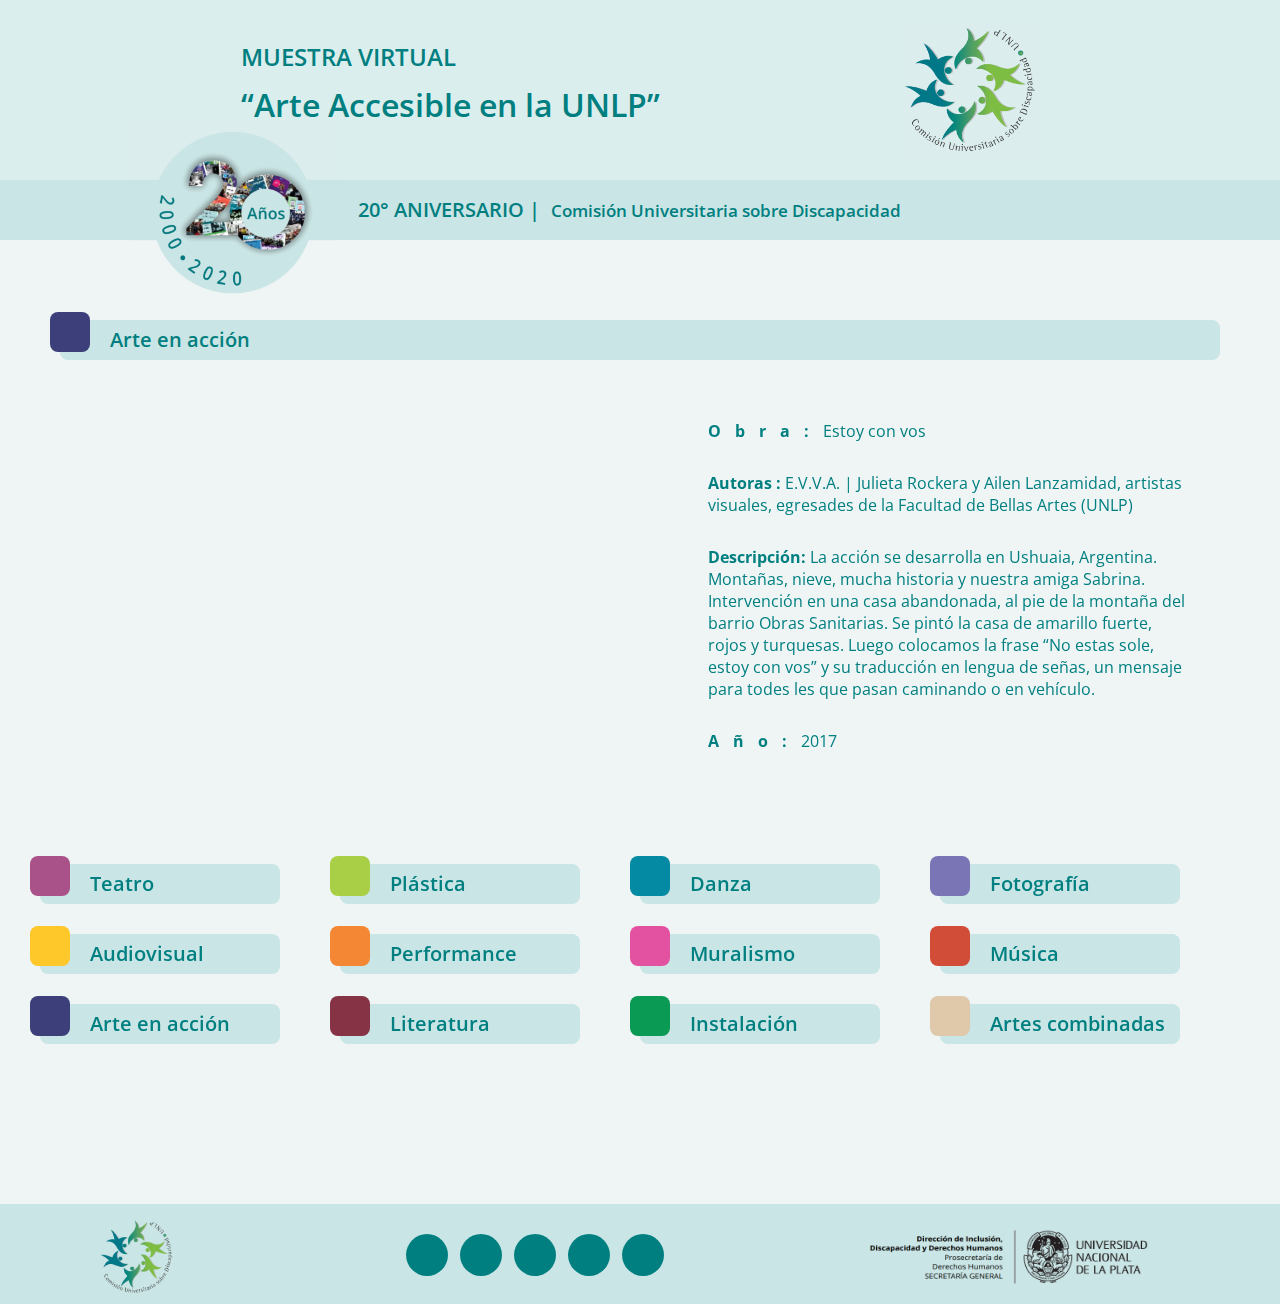
<file: categories/arteacc.html>
<!DOCTYPE html>
<html lang="en" dir="ltr">

<head>
  <meta charset="utf-8">
  <meta name="viewport" content="width=device-width, user-scalable=no">
  <link rel="preconnect" href="https://fonts.gstatic.com">
  <link rel="stylesheet" href="https://cdnjs.cloudflare.com/ajax/libs/font-awesome/5.15.1/css/all.min.css" integrity="sha512-+4zCK9k+qNFUR5X+cKL9EIR+ZOhtIloNl9GIKS57V1MyNsYpYcUrUeQc9vNfzsWfV28IaLL3i96P9sdNyeRssA==" crossorigin="anonymous" />
  <link href="https://fonts.googleapis.com/css2?family=Open+Sans:ital,wght@0,300;0,400;0,600;0,700;0,800;1,300;1,600;1,700&display=swap" rel="stylesheet">
  <link rel="icon" href="../img/logouno.png">
  <link rel="stylesheet" href="../main.css">
  <title>Arte Accesible en la UNLP</title>
</head>

<body>
  <section class="headOne">
    <div class="">
      <h2 class="subtitle">MUESTRA VIRTUAL</h2>
      <h1 class="title">“Arte Accesible en la UNLP”</h1>
    </div>
    <img class="logouno" src="../img/logouno.png" alt="">
  </section>
  <section class="headTwos">
    <div class="divlogoHead">
      <img class="logohead" src="../img/head.png" alt="">
    </div>
    <p class="parrAniv">20° ANIVERSARIO | <b class="parrTs"> Comisión Universitaria sobre Discapacidad</b></p>
  </section>
  <section class="container">
    <div class="categories">
      <div class="boxAzul"></div>
      <p class="parrAniv">Arte en acción</p>
    </div>
  </section>
  <section class="divFlex">
    <section class="secVideo2">
      <iframe width="560" height="315" src="https://www.youtube.com/embed/rGBSJl5heWk" frameborder="0" allow="accelerometer; autoplay; clipboard-write; encrypted-media; gyroscope; picture-in-picture" allowfullscreen></iframe>
    </section>
    <section class="sectionIntro">
      <p class="parrC"><b class="letter">Obra:</b>Estoy con vos</p>
      <p class="parrC"><b class="">Autoras :</b> E.V.V.A. | Julieta Rockera y Ailen Lanzamidad, artistas visuales, egresades de la
        Facultad de Bellas Artes (UNLP)</p>
      <p class="parrC"><b class="">Descripción:</b> La acción se desarrolla en Ushuaia, Argentina. Montañas, nieve, mucha historia y
        nuestra amiga Sabrina.  Intervención en una casa abandonada, al pie de la montaña del barrio
        Obras Sanitarias. Se pintó la casa de amarillo fuerte, rojos y turquesas. Luego colocamos la
        frase “No estas sole, estoy con vos” y su traducción en lengua de señas, un mensaje para todes
        les que pasan caminando o en vehículo.</p>
      <p class="parrC"><b class="letter">Año:</b>2017</p>
    </section>
  </section>
  <br>
  <br>
  <section class="secat">
    <section class="divFlex">
      <a href="teatro.html">
        <article class="asec2">
          <div class="categories">
            <div class="boxVio"></div>
            <p class="parrAniv">Teatro</p>
          </div>
        </article>
      </a>
      <a href="plastica.html">
        <article class="asec2">
          <div class="categories">
            <div class="boxVer"></div>
            <p class="parrAniv">Plástica</p>
          </div>
        </article>
      </a>
      <a href="danza.html">
        <article class="asec2">
          <div class="categories">
            <div class="boxVerde"></div>
            <p class="parrAniv">Danza</p>
          </div>
        </article>
      </a>
      <a href="fotografia.html">
        <article class="asec2">
          <div class="categories">
            <div class="boxVioleta"></div>
            <p class="parrAniv">Fotografía</p>
          </div>
        </article>
      </a>
    </section>
    <section class="divFlexs">
      <a href="audiovisual.html">
        <article class="asec2">
          <div class="categories">
            <div class="boxAmarillo"></div>
            <p class="parrAniv">Audiovisual</p>
          </div>
        </article>
      </a>
      <a href="performance.html">
        <article class="asec2">
          <div class="categories">
            <div class="box"></div>
            <p class="parrAniv">Performance</p>
          </div>
        </article>
      </a>
      <a href="muralismo.html">
        <article class="asec2">
          <div class="categories">
            <div class="boxRosa"></div>
            <p class="parrAniv">Muralismo</p>
          </div>
        </article>
      </a>
      <a href="musica.html">
        <article class="asec2">
          <div class="categories">
            <div class="boxRed"></div>
            <p class="parrAniv">Música</p>
          </div>
        </article>
      </a>
    </section>
    <section class="divFlexs">
      <a href="arteacc.html">
        <article class="asec2">
          <div class="categories">
            <div class="boxAzul"></div>
            <p class="parrAniv">Arte en acción</p>
          </div>
        </article>
      </a>
      <a href="literatura.html">
        <article class="asec2">
          <div class="categories">
            <div class="boxBordo"></div>
            <p class="parrAniv">Literatura</p>
          </div>
        </article>
      </a>
      <a href="instalacion.html">
        <article class="asec2">
          <div class="categories">
            <div class="boxV"></div>
            <p class="parrAniv">Instalación</p>
          </div>
        </article>
      </a>
      <a href="artecomb.html">
        <article class="asec2">
          <div class="categories">
            <div class="boxCr"></div>
            <p class="parrAniv">Artes combinadas</p>
          </div>
        </article>
      </a>

    </section>
  </section>
  <footer class="footer">
    <img class="logounoS" src="../img/logofo.png" alt="">
    <ul class="listIcon">
      <li class="liIcon"><a target="_blank" class="aIcon" href="comision.discapacidad@presi.unlp.edu.ar"><i class="far fa-envelope"></i></a></li>
      <li class="liIcon"><a target="_blank" class="aIcon" href="http://blogs.unlp.edu.ar/discapacidadunlp/"><i class="fab fa-blogger"></i></a></li>
      <li class="liIcon"><a target="_blank" class="aIcon" href="https://www.facebook.com/unlpaccesible.cud"><i class="fab fa-facebook-f"></i></a></li>
      <li class="liIcon"><a target="_blank" class="aIcon" href="https://www.instagram.com/cud.unlp.accesible/"><i class="fab fa-instagram"></i></a></li>
      <li class="liIcon"><a target="_blank" class="aIcon" href="https://www.youtube.com/DiscapacidadUNLP"><i class="fab fa-youtube"></i></a></li>
    </ul>
    <img class="logoUnlp" src="../img/logounlp.png" alt="">
  </footer>
</body>

</html>
</file>
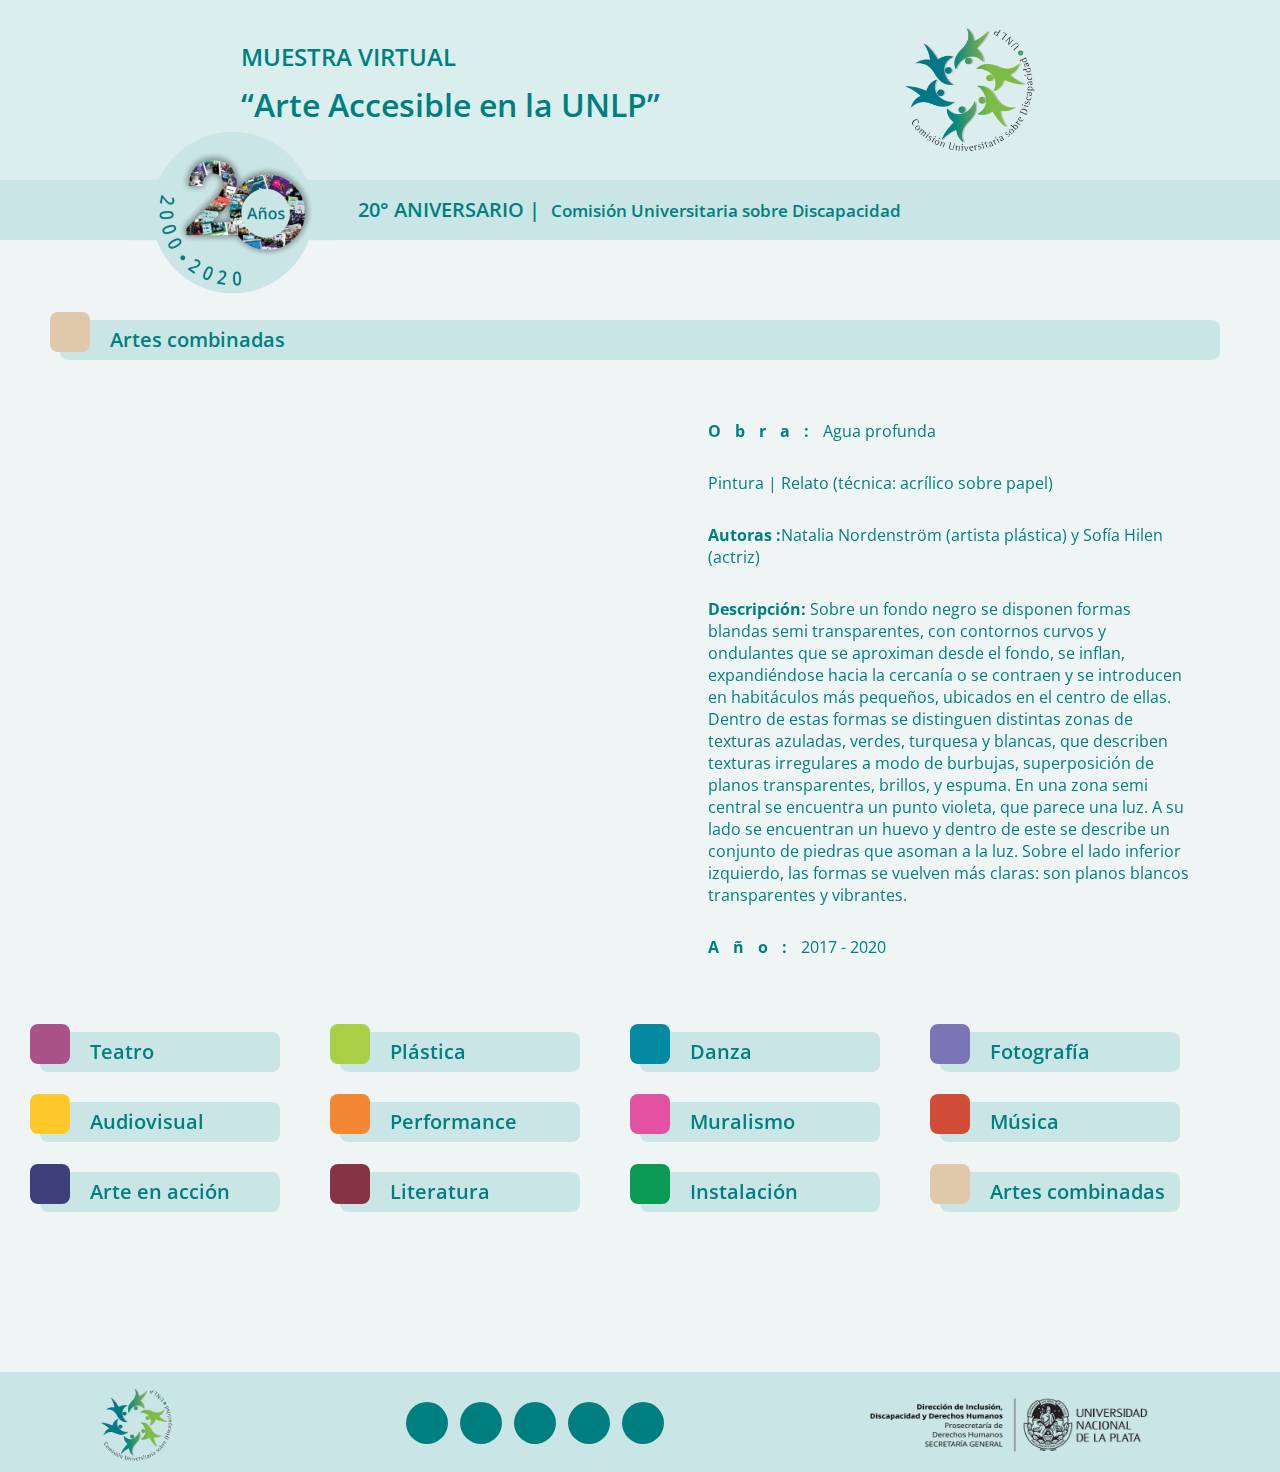
<file: categories/artecomb.html>
<!DOCTYPE html>
<html lang="en" dir="ltr">

<head>
  <meta charset="utf-8">
  <meta name="viewport" content="width=device-width, user-scalable=no">
  <link rel="preconnect" href="https://fonts.gstatic.com">
  <link rel="stylesheet" href="https://cdnjs.cloudflare.com/ajax/libs/font-awesome/5.15.1/css/all.min.css" integrity="sha512-+4zCK9k+qNFUR5X+cKL9EIR+ZOhtIloNl9GIKS57V1MyNsYpYcUrUeQc9vNfzsWfV28IaLL3i96P9sdNyeRssA==" crossorigin="anonymous" />
  <link href="https://fonts.googleapis.com/css2?family=Open+Sans:ital,wght@0,300;0,400;0,600;0,700;0,800;1,300;1,600;1,700&display=swap" rel="stylesheet">
  <link rel="icon" href="../img/logouno.png">
  <link rel="stylesheet" href="../main.css">
  <title>Arte Accesible en la UNLP</title>
</head>

<body>
  <section class="headOne">
    <div class="">
      <h2 class="subtitle">MUESTRA VIRTUAL</h2>
      <h1 class="title">“Arte Accesible en la UNLP”</h1>
    </div>
    <img class="logouno" src="../img/logouno.png" alt="">
  </section>
  <section class="headTwos">
    <div class="divlogoHead">
      <img class="logohead" src="../img/head.png" alt="">
    </div>
    <p class="parrAniv">20° ANIVERSARIO | <b class="parrTs"> Comisión Universitaria sobre Discapacidad</b></p>
  </section>
  <section class="container">
    <div class="categories">
      <div class="boxCr"></div>
      <p class="parrAniv">Artes combinadas</p>
    </div>
  </section>
  <section class="divFlex">
    <section class="secVideo2">
      <iframe width="560" height="315" src="https://www.youtube.com/embed/cocl26QqARg" frameborder="0" allow="accelerometer; autoplay; clipboard-write; encrypted-media; gyroscope; picture-in-picture" allowfullscreen></iframe>
    </section>
    <section class="sectionIntro">
      <p class="parrC"><b class="letter">Obra:</b>Agua profunda</p>
      <p class="parrC">Pintura | Relato (técnica: acrílico sobre papel)</p>
      <p class="parrC"><b class="">Autoras :</b>Natalia Nordenström (artista plástica) y Sofía Hilen (actriz)</p>
      <p class="parrC"><b class="">Descripción:</b> Sobre un fondo negro se disponen formas blandas semi transparentes,
        con contornos curvos y ondulantes que se aproximan desde el fondo, se inflan,
        expandiéndose hacia la cercanía o se contraen y se introducen en habitáculos más pequeños,
        ubicados en el centro de ellas. Dentro de estas formas se distinguen distintas zonas de texturas
        azuladas, verdes, turquesa y blancas, que describen texturas irregulares a modo de burbujas,
        superposición de planos transparentes, brillos, y espuma.
        En una zona semi central se encuentra un punto violeta, que parece una luz. A su lado se
        encuentran un huevo y dentro de este se describe un conjunto de piedras que asoman a la luz.
        Sobre el lado inferior izquierdo, las formas se vuelven más claras: son planos blancos
        transparentes y vibrantes.</p>
      <p class="parrC"><b class="letter">Año:</b>2017 - 2020</p>
    </section>
  </section>
  <br>
  <br>
  <section class="secat">
    <section class="divFlex">
      <a href="teatro.html">
        <article class="asec2">
          <div class="categories">
            <div class="boxVio"></div>
            <p class="parrAniv">Teatro</p>
          </div>
        </article>
      </a>
      <a href="plastica.html">
        <article class="asec2">
          <div class="categories">
            <div class="boxVer"></div>
            <p class="parrAniv">Plástica</p>
          </div>
        </article>
      </a>
      <a href="danza.html">
        <article class="asec2">
          <div class="categories">
            <div class="boxVerde"></div>
            <p class="parrAniv">Danza</p>
          </div>
        </article>
      </a>
      <a href="fotografia.html">
        <article class="asec2">
          <div class="categories">
            <div class="boxVioleta"></div>
            <p class="parrAniv">Fotografía</p>
          </div>
        </article>
      </a>
    </section>
    <section class="divFlexs">
      <a href="audiovisual.html">
        <article class="asec2">
          <div class="categories">
            <div class="boxAmarillo"></div>
            <p class="parrAniv">Audiovisual</p>
          </div>
        </article>
      </a>
      <a href="performance.html">
        <article class="asec2">
          <div class="categories">
            <div class="box"></div>
            <p class="parrAniv">Performance</p>
          </div>
        </article>
      </a>
      <a href="muralismo.html">
        <article class="asec2">
          <div class="categories">
            <div class="boxRosa"></div>
            <p class="parrAniv">Muralismo</p>
          </div>
        </article>
      </a>
      <a href="musica.html">
        <article class="asec2">
          <div class="categories">
            <div class="boxRed"></div>
            <p class="parrAniv">Música</p>
          </div>
        </article>
      </a>
    </section>
    <section class="divFlexs">
      <a href="arteacc.html">
        <article class="asec2">
          <div class="categories">
            <div class="boxAzul"></div>
            <p class="parrAniv">Arte en acción</p>
          </div>
        </article>
      </a>
      <a href="literatura.html">
        <article class="asec2">
          <div class="categories">
            <div class="boxBordo"></div>
            <p class="parrAniv">Literatura</p>
          </div>
        </article>
      </a>
      <a href="instalacion.html">
        <article class="asec2">
          <div class="categories">
            <div class="boxV"></div>
            <p class="parrAniv">Instalación</p>
          </div>
        </article>
      </a>
      <a href="artecomb.html">
        <article class="asec2">
          <div class="categories">
            <div class="boxCr"></div>
            <p class="parrAniv">Artes combinadas</p>
          </div>
        </article>
      </a>

    </section>
  </section>
  <footer class="footer">
    <img class="logounoS" src="../img/logofo.png" alt="">
    <ul class="listIcon">
      <li class="liIcon"><a target="_blank" class="aIcon" href="comision.discapacidad@presi.unlp.edu.ar"><i class="far fa-envelope"></i></a></li>
      <li class="liIcon"><a target="_blank" class="aIcon" href="http://blogs.unlp.edu.ar/discapacidadunlp/"><i class="fab fa-blogger"></i></a></li>
      <li class="liIcon"><a target="_blank" class="aIcon" href="https://www.facebook.com/unlpaccesible.cud"><i class="fab fa-facebook-f"></i></a></li>
      <li class="liIcon"><a target="_blank" class="aIcon" href="https://www.instagram.com/cud.unlp.accesible/"><i class="fab fa-instagram"></i></a></li>
      <li class="liIcon"><a target="_blank" class="aIcon" href="https://www.youtube.com/DiscapacidadUNLP"><i class="fab fa-youtube"></i></a></li>
    </ul>
    <img class="logoUnlp" src="../img/logounlp.png" alt="">
  </footer>
</body>

</html>
</file>
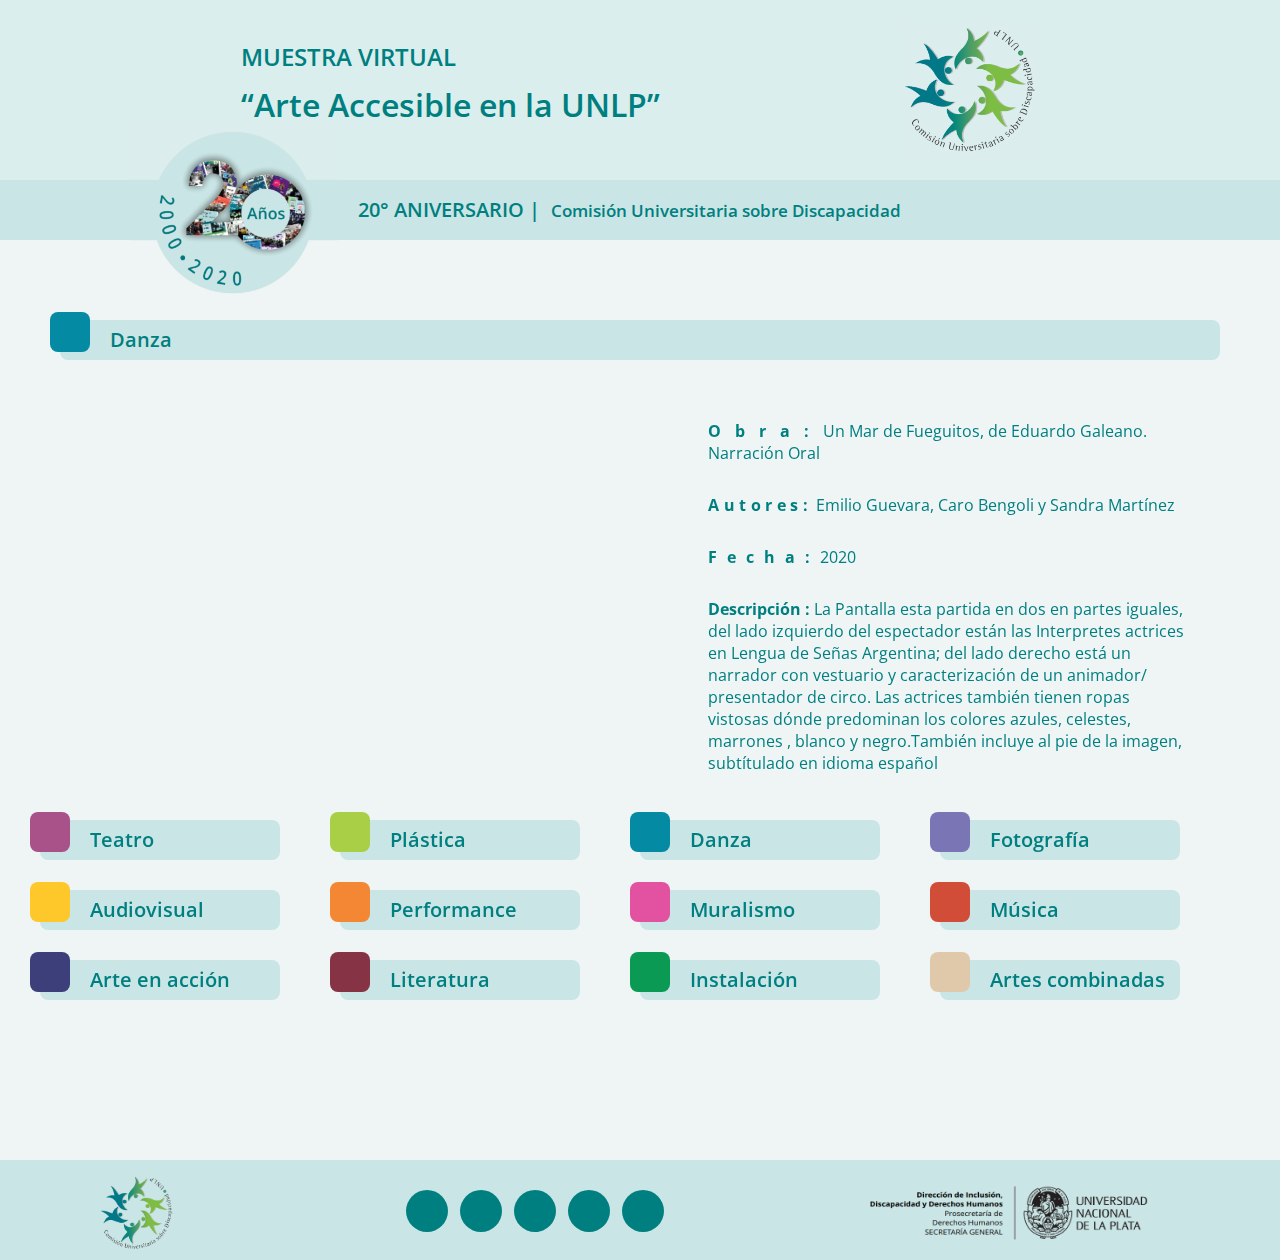
<file: categories/audiovisual.html>
<!DOCTYPE html>
<html lang="en" dir="ltr">

<head>
  <meta charset="utf-8">
  <meta name="viewport" content="width=device-width, user-scalable=no">
  <link rel="preconnect" href="https://fonts.gstatic.com">
  <link rel="stylesheet" href="https://cdnjs.cloudflare.com/ajax/libs/font-awesome/5.15.1/css/all.min.css" integrity="sha512-+4zCK9k+qNFUR5X+cKL9EIR+ZOhtIloNl9GIKS57V1MyNsYpYcUrUeQc9vNfzsWfV28IaLL3i96P9sdNyeRssA==" crossorigin="anonymous" />
  <link href="https://fonts.googleapis.com/css2?family=Open+Sans:ital,wght@0,300;0,400;0,600;0,700;0,800;1,300;1,600;1,700&display=swap" rel="stylesheet">
  <link rel="icon" href="../img/logouno.png">
  <link rel="stylesheet" href="../main.css">
  <title>Arte Accesible en la UNLP</title>
</head>

<body>
  <section class="headOne">
    <div class="">
      <h2 class="subtitle">MUESTRA VIRTUAL</h2>
      <h1 class="title">“Arte Accesible en la UNLP”</h1>
    </div>
    <img class="logouno" src="../img/logouno.png" alt="">
  </section>
  <section class="headTwos">
    <div class="divlogoHead">
      <img class="logohead" src="../img/head.png" alt="">
    </div>
    <p class="parrAniv">20° ANIVERSARIO | <b class="parrTs"> Comisión Universitaria sobre Discapacidad</b></p>
  </section>
  <section class="container">
    <div class="categories">
      <div class="boxVerde"></div>
      <p class="parrAniv">Danza</p>
    </div>
  </section>
  <section class="divFlex">
    <section class="secVideo2">
      <iframe width="560" height="315" src="https://www.youtube.com/embed/pz6k1irUHeE" frameborder="0" allow="accelerometer; autoplay; clipboard-write; encrypted-media; gyroscope; picture-in-picture" allowfullscreen></iframe>
    </section>
    <section class="sectionIntro">
      <p class="parrC"><b class="letter">Obra:</b>Un Mar de Fueguitos, de Eduardo Galeano.
        Narración Oral</p>
      <p class="parrC"><b class="letter2">Autores:</b> Emilio Guevara, Caro Bengoli y Sandra Martínez</p>
      <p class="parrC"><b class="letter3">Fecha:</b>2020</p>
      <p class="parrC"><b>Descripción :</b> La Pantalla esta partida en dos en partes iguales, del lado izquierdo del espectador están las Interpretes actrices en Lengua de Señas Argentina; del lado derecho está un narrador con vestuario y
        caracterización de un animador/
        presentador de
        circo. Las actrices también tienen ropas vistosas dónde predominan los colores azules, celestes, marrones , blanco y negro.También incluye al pie de la imagen, subtítulado en idioma español</p>
    </section>
  </section>
  <section class="secat">
    <section class="divFlex">
      <article class="asec2">
        <div class="categories">
          <div class="boxVio"></div>
          <p class="parrAniv">Teatro</p>
        </div>

      </article>
      <article class="asec2">
        <div class="categories">
          <div class="boxVer"></div>
          <p class="parrAniv">Plástica</p>
        </div>

      </article>
      <article class="asec2">
        <div class="categories">
          <div class="boxVerde"></div>
          <p class="parrAniv">Danza</p>
        </div>

      </article>
      <article class="asec2">
        <div class="categories">
          <div class="boxVioleta"></div>
          <p class="parrAniv">Fotografía</p>
        </div>

      </article>
    </section>
    <section class="divFlexs">
      <article class="asec2">
        <div class="categories">
          <div class="boxAmarillo"></div>
          <p class="parrAniv">Audiovisual</p>
        </div>

      </article>
      <article class="asec2">
        <div class="categories">
          <div class="box"></div>
          <p class="parrAniv">Performance</p>
        </div>

      </article>
      <article class="asec2">
        <div class="categories">
          <div class="boxRosa"></div>
          <p class="parrAniv">Muralismo</p>
        </div>

      </article>
      <article class="asec2">
        <div class="categories">
          <div class="boxRed"></div>
          <p class="parrAniv">Música</p>
        </div>

      </article>
    </section>
    <section class="divFlexs">
      <article class="asec2">
        <div class="categories">
          <div class="boxAzul"></div>
          <p class="parrAniv">Arte en acción</p>
        </div>

      </article>
      <article class="asec2">
        <div class="categories">
          <div class="boxBordo"></div>
          <p class="parrAniv">Literatura</p>
        </div>

      </article>
      <article class="asec2">
        <div class="categories">
          <div class="boxV"></div>
          <p class="parrAniv">Instalación</p>
        </div>

      </article>
      <article class="asec2">
        <div class="categories">
          <div class="boxCr"></div>
          <p class="parrAniv">Artes combinadas</p>
        </div>

      </article>
    </section>
  </section>
  <footer class="footer">
    <img class="logounoS" src="../img/logofo.png" alt="">
    <ul class="listIcon">
      <li class="liIcon"><a class="aIcon" href="#"><i class="far fa-envelope"></i></a></li>
      <li class="liIcon"><a class="aIcon" href="#"><i class="fab fa-blogger"></i></a></li>
      <li class="liIcon"><a class="aIcon" href="#"><i class="fab fa-facebook-f"></i></a></li>
      <li class="liIcon"><a class="aIcon" href="#"><i class="fab fa-instagram"></i></a></li>
      <li class="liIcon"><a class="aIcon" href="#"><i class="fab fa-youtube"></i></a></li>
    </ul>
    <img class="logoUnlp" src="../img/logounlp.png" alt="">
  </footer>
</body>

</html>
</file>
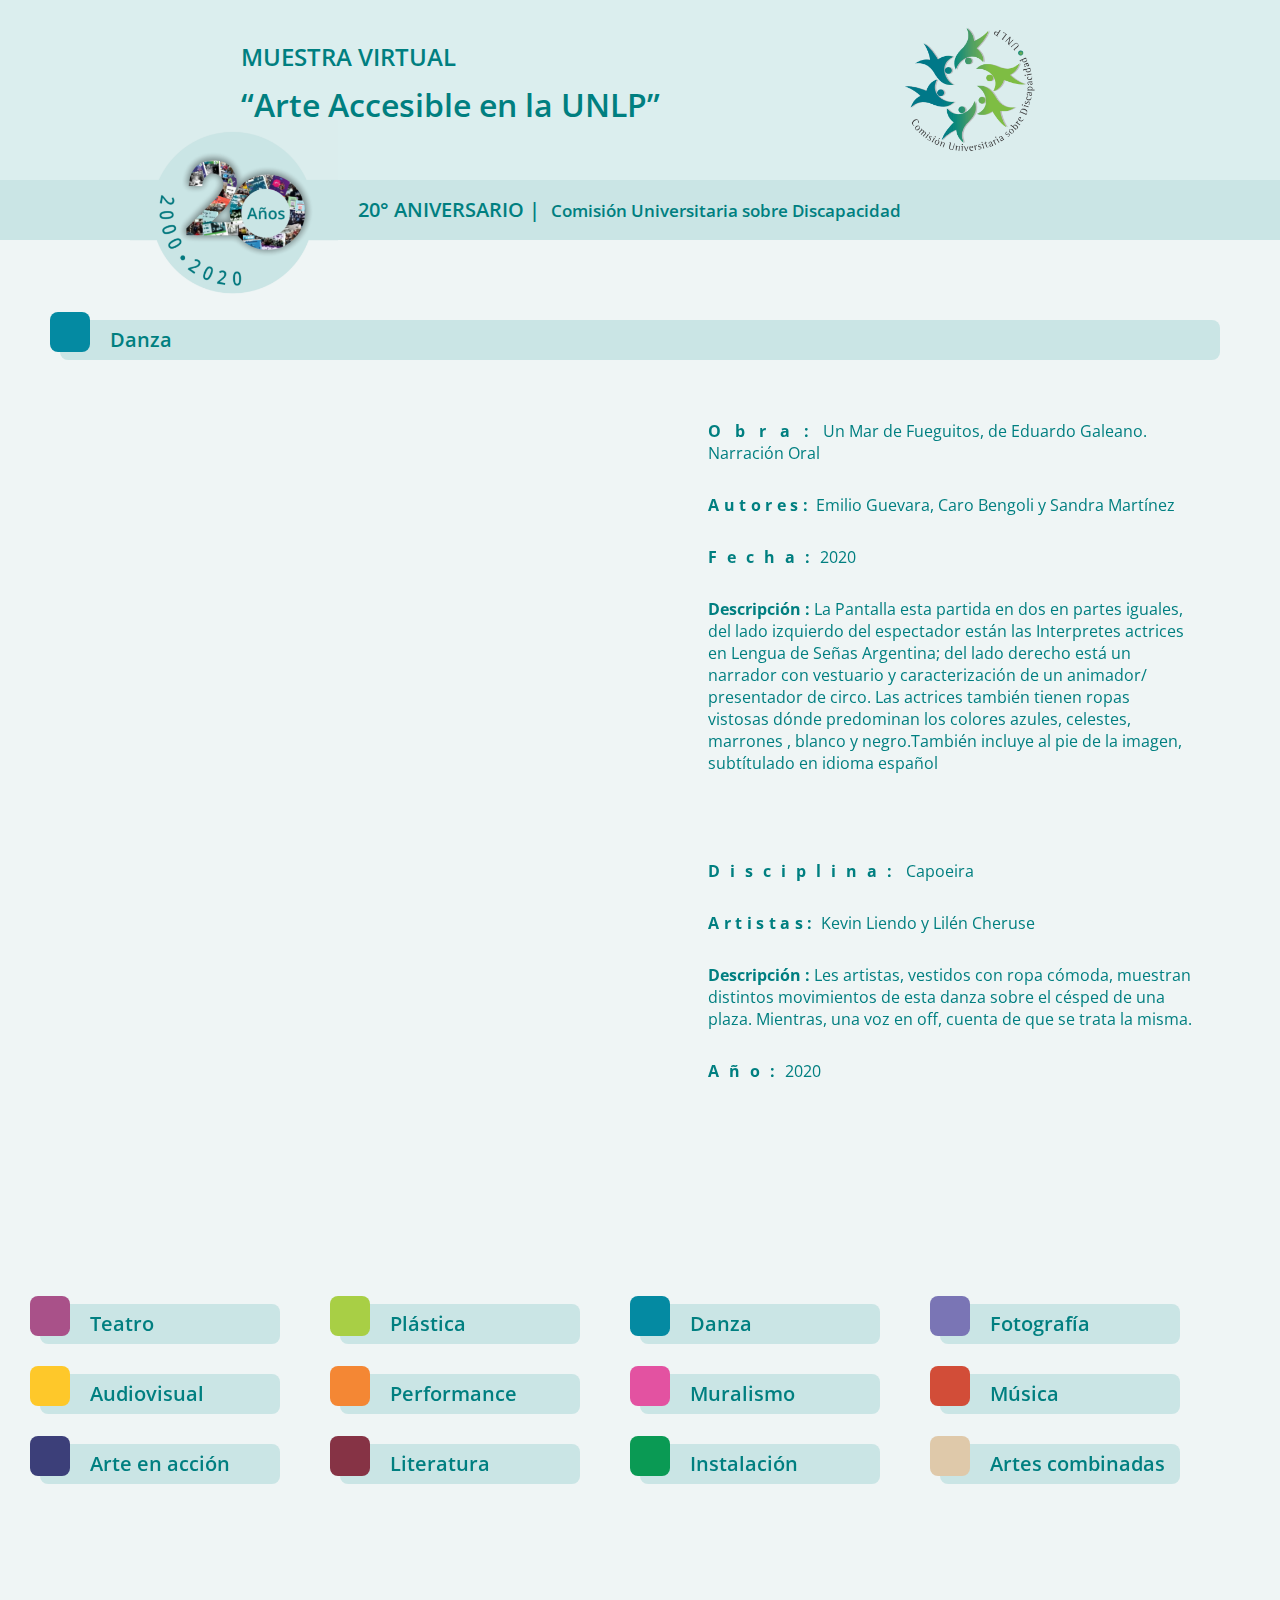
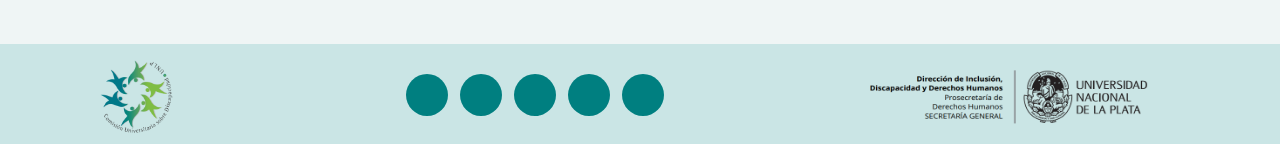
<file: categories/danza.html>
<!DOCTYPE html>
<html lang="en" dir="ltr">

<head>
  <meta charset="utf-8">
  <meta name="viewport" content="width=device-width, user-scalable=no">
  <link rel="preconnect" href="https://fonts.gstatic.com">
  <link rel="stylesheet" href="https://cdnjs.cloudflare.com/ajax/libs/font-awesome/5.15.1/css/all.min.css" integrity="sha512-+4zCK9k+qNFUR5X+cKL9EIR+ZOhtIloNl9GIKS57V1MyNsYpYcUrUeQc9vNfzsWfV28IaLL3i96P9sdNyeRssA==" crossorigin="anonymous" />
  <link href="https://fonts.googleapis.com/css2?family=Open+Sans:ital,wght@0,300;0,400;0,600;0,700;0,800;1,300;1,600;1,700&display=swap" rel="stylesheet">
  <link rel="icon" href="../img/logouno.png">
  <link rel="stylesheet" href="../main.css">
  <title>Arte Accesible en la UNLP</title>
</head>

<body>
  <section class="headOne">
    <div class="">
      <h2 class="subtitle">MUESTRA VIRTUAL</h2>
      <h1 class="title">“Arte Accesible en la UNLP”</h1>
    </div>
    <img class="logouno" src="../img/logouno.png" alt="">
  </section>
  <section class="headTwos">
    <div class="divlogoHead">
      <img class="logohead" src="../img/head.png" alt="">
    </div>
    <p class="parrAniv">20° ANIVERSARIO | <b class="parrTs"> Comisión Universitaria sobre Discapacidad</b></p>
  </section>
  <section class="container">
    <div class="categories">
      <div class="boxVerde"></div>
      <p class="parrAniv">Danza</p>
    </div>
  </section>
  <section class="divFlex">
    <section class="secVideo2">
      <iframe width="560" height="315" src="https://www.youtube.com/embed/pz6k1irUHeE" frameborder="0" allow="accelerometer; autoplay; clipboard-write; encrypted-media; gyroscope; picture-in-picture" allowfullscreen></iframe>
    </section>
    <section class="sectionIntro">
      <p class="parrC"><b class="letter">Obra:</b>Un Mar de Fueguitos, de Eduardo Galeano.
        Narración Oral</p>
      <p class="parrC"><b class="letter2">Autores:</b> Emilio Guevara, Caro Bengoli y Sandra Martínez</p>
      <p class="parrC"><b class="letter3">Fecha:</b>2020</p>
      <p class="parrC"><b>Descripción :</b> La Pantalla esta partida en dos en partes iguales, del lado izquierdo del espectador están las Interpretes actrices en Lengua de Señas Argentina; del lado derecho está un narrador con vestuario y
        caracterización de un animador/
        presentador de
        circo. Las actrices también tienen ropas vistosas dónde predominan los colores azules, celestes, marrones , blanco y negro.También incluye al pie de la imagen, subtítulado en idioma español</p>
    </section>
  </section>
  <section class="divFlex">
    <section class="secVideo2">
      <iframe width="560" height="315" src="https://www.youtube.com/embed/gPGBVBVQYZ0" frameborder="0" allow="accelerometer; autoplay; clipboard-write; encrypted-media; gyroscope; picture-in-picture" allowfullscreen></iframe>
    </section>
    <section class="sectionIntro">
      <p class="parrC"><b class="letter3">Disciplina:</b> Capoeira</p>
      <p class="parrC"><b class="letter2">Artistas:</b> Kevin Liendo y Lilén Cheruse</p>
      <p class="parrC"><b>Descripción :</b> Les artistas, vestidos con ropa cómoda, muestran distintos movimientos de esta
        danza sobre el césped de una plaza. Mientras, una voz en off, cuenta de que se trata la misma.</p>
      <p class="parrC"><b class="letter3">Año:</b>2020</p>
    </section>
  </section>
  <br>
  <br>
  <section class="secat">
    <section class="divFlex">
      <a href="teatro.html">
        <article class="asec2">
          <div class="categories">
            <div class="boxVio"></div>
            <p class="parrAniv">Teatro</p>
          </div>
        </article>
      </a>
      <a href="plastica.html">
        <article class="asec2">
          <div class="categories">
            <div class="boxVer"></div>
            <p class="parrAniv">Plástica</p>
          </div>
        </article>
      </a>
      <a href="danza.html">
        <article class="asec2">
          <div class="categories">
            <div class="boxVerde"></div>
            <p class="parrAniv">Danza</p>
          </div>
        </article>
      </a>
      <a href="fotografia.html">
        <article class="asec2">
          <div class="categories">
            <div class="boxVioleta"></div>
            <p class="parrAniv">Fotografía</p>
          </div>
        </article>
      </a>
    </section>
    <section class="divFlexs">
      <a href="audiovisual.html">
        <article class="asec2">
          <div class="categories">
            <div class="boxAmarillo"></div>
            <p class="parrAniv">Audiovisual</p>
          </div>
        </article>
      </a>
      <a href="performance.html">
        <article class="asec2">
          <div class="categories">
            <div class="box"></div>
            <p class="parrAniv">Performance</p>
          </div>
        </article>
      </a>
      <a href="muralismo.html">
        <article class="asec2">
          <div class="categories">
            <div class="boxRosa"></div>
            <p class="parrAniv">Muralismo</p>
          </div>
        </article>
      </a>
      <a href="musica.html">
        <article class="asec2">
          <div class="categories">
            <div class="boxRed"></div>
            <p class="parrAniv">Música</p>
          </div>
        </article>
      </a>
    </section>
    <section class="divFlexs">
      <a href="arteacc.html">
        <article class="asec2">
          <div class="categories">
            <div class="boxAzul"></div>
            <p class="parrAniv">Arte en acción</p>
          </div>
        </article>
      </a>
      <a href="literatura.html">
        <article class="asec2">
          <div class="categories">
            <div class="boxBordo"></div>
            <p class="parrAniv">Literatura</p>
          </div>
        </article>
      </a>
      <a href="instalacion.html">
        <article class="asec2">
          <div class="categories">
            <div class="boxV"></div>
            <p class="parrAniv">Instalación</p>
          </div>
        </article>
      </a>
      <a href="artecomb.html">
        <article class="asec2">
          <div class="categories">
            <div class="boxCr"></div>
            <p class="parrAniv">Artes combinadas</p>
          </div>
        </article>
      </a>

    </section>
  </section>
  <footer class="footer">
    <img class="logounoS" src="../img/logofo.png" alt="">
    <ul class="listIcon">
      <li class="liIcon"><a target="_blank" class="aIcon" href="comision.discapacidad@presi.unlp.edu.ar"><i class="far fa-envelope"></i></a></li>
      <li class="liIcon"><a target="_blank" class="aIcon" href="http://blogs.unlp.edu.ar/discapacidadunlp/"><i class="fab fa-blogger"></i></a></li>
      <li class="liIcon"><a target="_blank" class="aIcon" href="https://www.facebook.com/unlpaccesible.cud"><i class="fab fa-facebook-f"></i></a></li>
      <li class="liIcon"><a target="_blank" class="aIcon" href="https://www.instagram.com/cud.unlp.accesible/"><i class="fab fa-instagram"></i></a></li>
      <li class="liIcon"><a target="_blank" class="aIcon" href="https://www.youtube.com/DiscapacidadUNLP"><i class="fab fa-youtube"></i></a></li>
    </ul>
    <img class="logoUnlp" src="../img/logounlp.png" alt="">
  </footer>
</body>

</html>
</file>
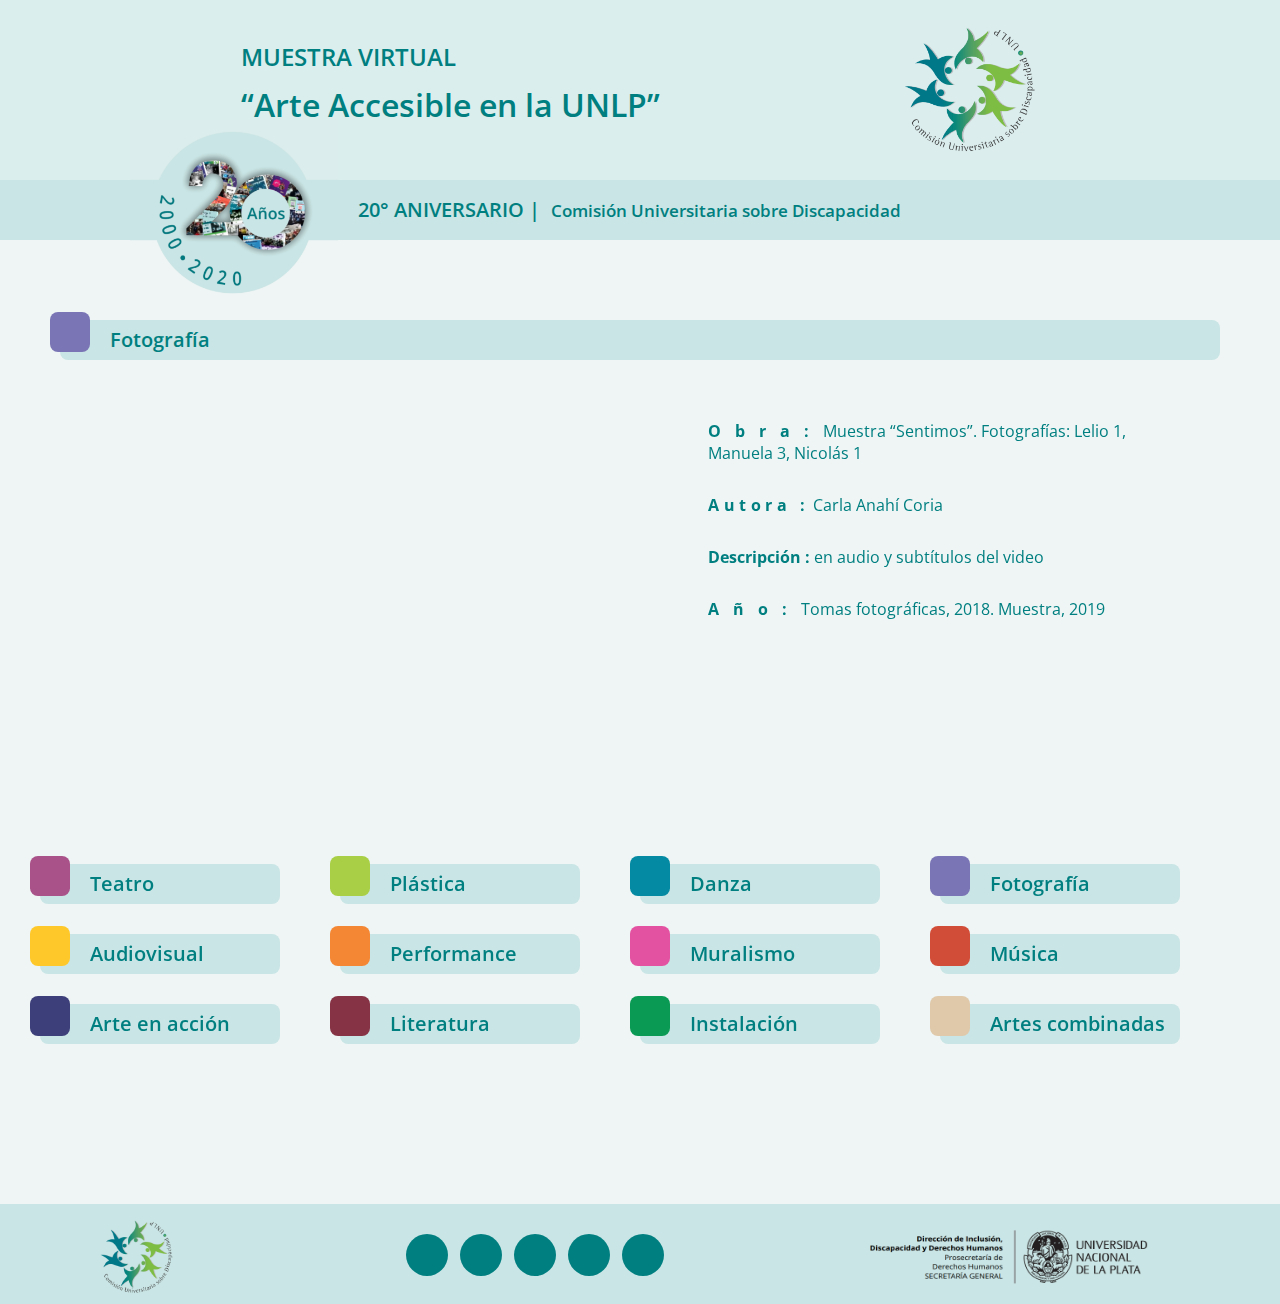
<file: categories/fotografia.html>
<!DOCTYPE html>
<html lang="en" dir="ltr">

<head>
  <meta charset="utf-8">
  <meta name="viewport" content="width=device-width, user-scalable=no">
  <link rel="preconnect" href="https://fonts.gstatic.com">
  <link rel="stylesheet" href="https://cdnjs.cloudflare.com/ajax/libs/font-awesome/5.15.1/css/all.min.css" integrity="sha512-+4zCK9k+qNFUR5X+cKL9EIR+ZOhtIloNl9GIKS57V1MyNsYpYcUrUeQc9vNfzsWfV28IaLL3i96P9sdNyeRssA==" crossorigin="anonymous" />
  <link href="https://fonts.googleapis.com/css2?family=Open+Sans:ital,wght@0,300;0,400;0,600;0,700;0,800;1,300;1,600;1,700&display=swap" rel="stylesheet">
  <link rel="icon" href="../img/logouno.png">
  <link rel="stylesheet" href="../main.css">
  <title>Arte Accesible en la UNLP</title>
</head>

<body>
  <section class="headOne">
    <div class="">
      <h2 class="subtitle">MUESTRA VIRTUAL</h2>
      <h1 class="title">“Arte Accesible en la UNLP”</h1>
    </div>
    <img class="logouno" src="../img/logouno.png" alt="">
  </section>
  <section class="headTwos">
    <div class="divlogoHead">
      <img class="logohead" src="../img/head.png" alt="">
    </div>
    <p class="parrAniv">20° ANIVERSARIO | <b class="parrTs"> Comisión Universitaria sobre Discapacidad</b></p>
  </section>
  <section class="container">
    <div class="categories">
      <div class="boxVioleta"></div>
      <p class="parrAniv">Fotografía</p>
    </div>
  </section>
  <section class="divFlex">
    <section class="secVideo2">
      <iframe width="560" height="315" src="https://www.youtube.com/embed/LEi6tU0Pgco" frameborder="0" allow="accelerometer; autoplay; clipboard-write; encrypted-media; gyroscope; picture-in-picture" allowfullscreen></iframe>
    </section>
    <section class="sectionIntro">
      <p class="parrC"><b class="letter">Obra:</b>Muestra “Sentimos”. Fotografías: Lelio 1, Manuela 3, Nicolás 1</p>
      <p class="parrC"><b class="letter2">Autora :</b> Carla Anahí Coria</p>
      <p class="parrC"><b class="">Descripción :</b> en audio y subtítulos del video</p>
      <p class="parrC"><b class="letter">Año:</b>Tomas fotográficas, 2018. Muestra, 2019</p>
    </section>
  </section>
  <br>
  <br>
  <section class="secat">
    <section class="divFlex">
      <a href="teatro.html">
        <article class="asec2">
          <div class="categories">
            <div class="boxVio"></div>
            <p class="parrAniv">Teatro</p>
          </div>
        </article>
      </a>
      <a href="plastica.html">
        <article class="asec2">
          <div class="categories">
            <div class="boxVer"></div>
            <p class="parrAniv">Plástica</p>
          </div>
        </article>
      </a>
      <a href="danza.html">
        <article class="asec2">
          <div class="categories">
            <div class="boxVerde"></div>
            <p class="parrAniv">Danza</p>
          </div>
        </article>
      </a>
      <a href="fotografia.html">
        <article class="asec2">
          <div class="categories">
            <div class="boxVioleta"></div>
            <p class="parrAniv">Fotografía</p>
          </div>
        </article>
      </a>
    </section>
    <section class="divFlexs">
      <a href="audiovisual.html">
        <article class="asec2">
          <div class="categories">
            <div class="boxAmarillo"></div>
            <p class="parrAniv">Audiovisual</p>
          </div>
        </article>
      </a>
      <a href="performance.html">
        <article class="asec2">
          <div class="categories">
            <div class="box"></div>
            <p class="parrAniv">Performance</p>
          </div>
        </article>
      </a>
      <a href="muralismo.html">
        <article class="asec2">
          <div class="categories">
            <div class="boxRosa"></div>
            <p class="parrAniv">Muralismo</p>
          </div>
        </article>
      </a>
      <a href="musica.html">
        <article class="asec2">
          <div class="categories">
            <div class="boxRed"></div>
            <p class="parrAniv">Música</p>
          </div>
        </article>
      </a>
    </section>
    <section class="divFlexs">
      <a href="arteacc.html">
        <article class="asec2">
          <div class="categories">
            <div class="boxAzul"></div>
            <p class="parrAniv">Arte en acción</p>
          </div>
        </article>
      </a>
      <a href="literatura.html">
        <article class="asec2">
          <div class="categories">
            <div class="boxBordo"></div>
            <p class="parrAniv">Literatura</p>
          </div>
        </article>
      </a>
      <a href="instalacion.html">
        <article class="asec2">
          <div class="categories">
            <div class="boxV"></div>
            <p class="parrAniv">Instalación</p>
          </div>
        </article>
      </a>
      <a href="artecomb.html">
        <article class="asec2">
          <div class="categories">
            <div class="boxCr"></div>
            <p class="parrAniv">Artes combinadas</p>
          </div>
        </article>
      </a>

    </section>
  </section>
  <footer class="footer">
    <img class="logounoS" src="../img/logofo.png" alt="">
    <ul class="listIcon">
      <li class="liIcon"><a target="_blank" class="aIcon" href="comision.discapacidad@presi.unlp.edu.ar"><i class="far fa-envelope"></i></a></li>
      <li class="liIcon"><a target="_blank" class="aIcon" href="http://blogs.unlp.edu.ar/discapacidadunlp/"><i class="fab fa-blogger"></i></a></li>
      <li class="liIcon"><a target="_blank" class="aIcon" href="https://www.facebook.com/unlpaccesible.cud"><i class="fab fa-facebook-f"></i></a></li>
      <li class="liIcon"><a target="_blank" class="aIcon" href="https://www.instagram.com/cud.unlp.accesible/"><i class="fab fa-instagram"></i></a></li>
      <li class="liIcon"><a target="_blank" class="aIcon" href="https://www.youtube.com/DiscapacidadUNLP"><i class="fab fa-youtube"></i></a></li>
    </ul>
    <img class="logoUnlp" src="../img/logounlp.png" alt="">
  </footer>
</body>

</html>
</file>
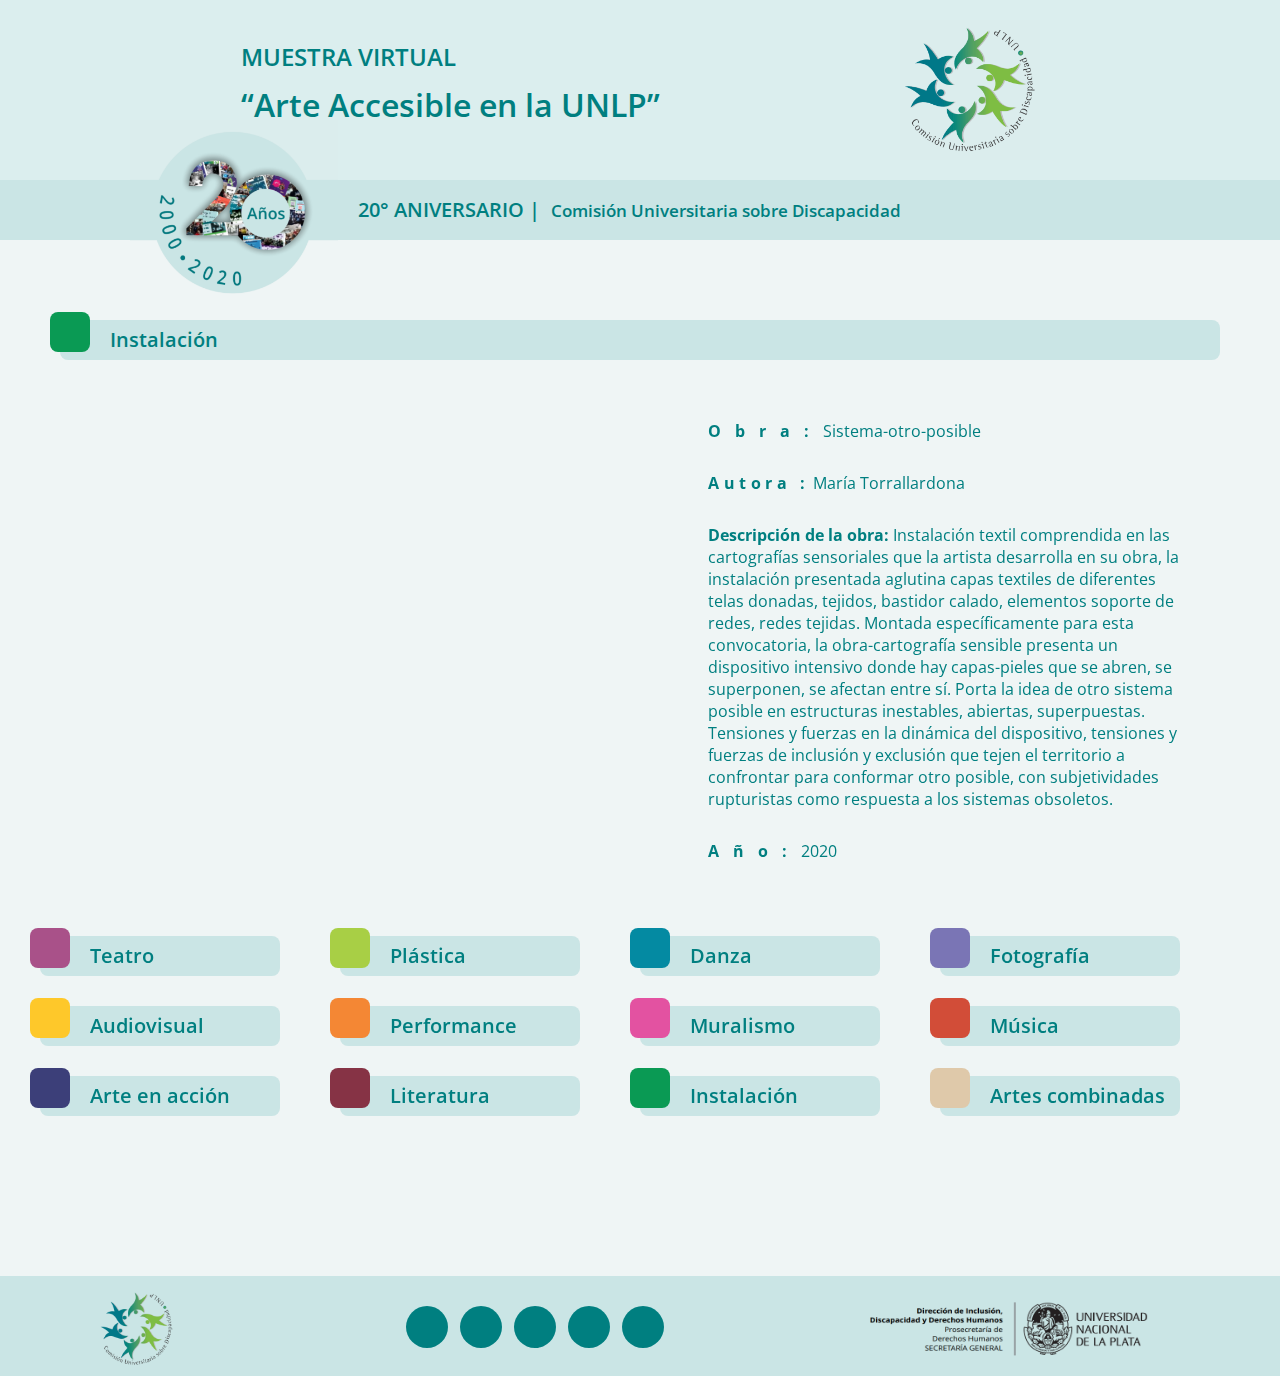
<file: categories/instalacion.html>
<!DOCTYPE html>
<html lang="en" dir="ltr">

<head>
  <meta charset="utf-8">
  <meta name="viewport" content="width=device-width, user-scalable=no">
  <link rel="preconnect" href="https://fonts.gstatic.com">
  <link rel="stylesheet" href="https://cdnjs.cloudflare.com/ajax/libs/font-awesome/5.15.1/css/all.min.css" integrity="sha512-+4zCK9k+qNFUR5X+cKL9EIR+ZOhtIloNl9GIKS57V1MyNsYpYcUrUeQc9vNfzsWfV28IaLL3i96P9sdNyeRssA==" crossorigin="anonymous" />
  <link href="https://fonts.googleapis.com/css2?family=Open+Sans:ital,wght@0,300;0,400;0,600;0,700;0,800;1,300;1,600;1,700&display=swap" rel="stylesheet">
  <link rel="icon" href="../img/logouno.png">
  <link rel="stylesheet" href="../main.css">
  <title>Arte Accesible en la UNLP</title>
</head>

<body>
  <section class="headOne">
    <div class="">
      <h2 class="subtitle">MUESTRA VIRTUAL</h2>
      <h1 class="title">“Arte Accesible en la UNLP”</h1>
    </div>
    <img class="logouno" src="../img/logouno.png" alt="">
  </section>
  <section class="headTwos">
    <div class="divlogoHead">
      <img class="logohead" src="../img/head.png" alt="">
    </div>
    <p class="parrAniv">20° ANIVERSARIO | <b class="parrTs"> Comisión Universitaria sobre Discapacidad</b></p>
  </section>
  <section class="container">
    <div class="categories">
      <div class="boxV"></div>
      <p class="parrAniv">Instalación</p>
    </div>
  </section>
  <section class="divFlex">
    <section class="secVideo2">
      <iframe width="560" height="315" src="https://www.youtube.com/embed/_syBebIFaNM" frameborder="0" allow="accelerometer; autoplay; clipboard-write; encrypted-media; gyroscope; picture-in-picture" allowfullscreen></iframe>
    </section>
    <section class="sectionIntro">
      <p class="parrC"><b class="letter">Obra:</b>Sistema-otro-posible</p>
      <p class="parrC"><b class="letter2">Autora :</b> María Torrallardona</p>
      <p class="parrC"><b class="">Descripción de la obra: </b>Instalación textil comprendida en las cartografías sensoriales que la
        artista desarrolla en su obra, la instalación presentada aglutina capas textiles de diferentes
        telas donadas, tejidos, bastidor calado, elementos soporte de redes, redes tejidas. Montada
        específicamente para esta convocatoria, la obra-cartografía sensible presenta un dispositivo
        intensivo donde hay capas-pieles que se abren, se superponen, se afectan entre sí. Porta la
        idea de otro sistema posible en estructuras inestables, abiertas, superpuestas. Tensiones y
        fuerzas en la dinámica del dispositivo, tensiones y fuerzas de inclusión y exclusión que tejen el
        territorio a confrontar para conformar otro posible, con subjetividades rupturistas como
        respuesta a los sistemas obsoletos.</p>
      <p class="parrC"><b class="letter">Año:</b>2020</p>
    </section>
  </section>
  <br>
  <br>
  <section class="secat">
    <section class="divFlex">
      <a href="teatro.html">
        <article class="asec2">
          <div class="categories">
            <div class="boxVio"></div>
            <p class="parrAniv">Teatro</p>
          </div>
        </article>
      </a>
      <a href="plastica.html">
        <article class="asec2">
          <div class="categories">
            <div class="boxVer"></div>
            <p class="parrAniv">Plástica</p>
          </div>
        </article>
      </a>
      <a href="danza.html">
        <article class="asec2">
          <div class="categories">
            <div class="boxVerde"></div>
            <p class="parrAniv">Danza</p>
          </div>
        </article>
      </a>
      <a href="fotografia.html">
        <article class="asec2">
          <div class="categories">
            <div class="boxVioleta"></div>
            <p class="parrAniv">Fotografía</p>
          </div>
        </article>
      </a>
    </section>
    <section class="divFlexs">
      <a href="audiovisual.html">
        <article class="asec2">
          <div class="categories">
            <div class="boxAmarillo"></div>
            <p class="parrAniv">Audiovisual</p>
          </div>
        </article>
      </a>
      <a href="performance.html">
        <article class="asec2">
          <div class="categories">
            <div class="box"></div>
            <p class="parrAniv">Performance</p>
          </div>
        </article>
      </a>
      <a href="muralismo.html">
        <article class="asec2">
          <div class="categories">
            <div class="boxRosa"></div>
            <p class="parrAniv">Muralismo</p>
          </div>
        </article>
      </a>
      <a href="musica.html">
        <article class="asec2">
          <div class="categories">
            <div class="boxRed"></div>
            <p class="parrAniv">Música</p>
          </div>
        </article>
      </a>
    </section>
    <section class="divFlexs">
      <a href="arteacc.html">
        <article class="asec2">
          <div class="categories">
            <div class="boxAzul"></div>
            <p class="parrAniv">Arte en acción</p>
          </div>
        </article>
      </a>
      <a href="literatura.html">
        <article class="asec2">
          <div class="categories">
            <div class="boxBordo"></div>
            <p class="parrAniv">Literatura</p>
          </div>
        </article>
      </a>
      <a href="instalacion.html">
        <article class="asec2">
          <div class="categories">
            <div class="boxV"></div>
            <p class="parrAniv">Instalación</p>
          </div>
        </article>
      </a>
      <a href="artecomb.html">
        <article class="asec2">
          <div class="categories">
            <div class="boxCr"></div>
            <p class="parrAniv">Artes combinadas</p>
          </div>
        </article>
      </a>

    </section>
  </section>
  <footer class="footer">
    <img class="logounoS" src="../img/logofo.png" alt="">
    <ul class="listIcon">
      <li class="liIcon"><a target="_blank" class="aIcon" href="comision.discapacidad@presi.unlp.edu.ar"><i class="far fa-envelope"></i></a></li>
      <li class="liIcon"><a target="_blank" class="aIcon" href="http://blogs.unlp.edu.ar/discapacidadunlp/"><i class="fab fa-blogger"></i></a></li>
      <li class="liIcon"><a target="_blank" class="aIcon" href="https://www.facebook.com/unlpaccesible.cud"><i class="fab fa-facebook-f"></i></a></li>
      <li class="liIcon"><a target="_blank" class="aIcon" href="https://www.instagram.com/cud.unlp.accesible/"><i class="fab fa-instagram"></i></a></li>
      <li class="liIcon"><a target="_blank" class="aIcon" href="https://www.youtube.com/DiscapacidadUNLP"><i class="fab fa-youtube"></i></a></li>
    </ul>
    <img class="logoUnlp" src="../img/logounlp.png" alt="">
  </footer>
</body>

</html>
</file>
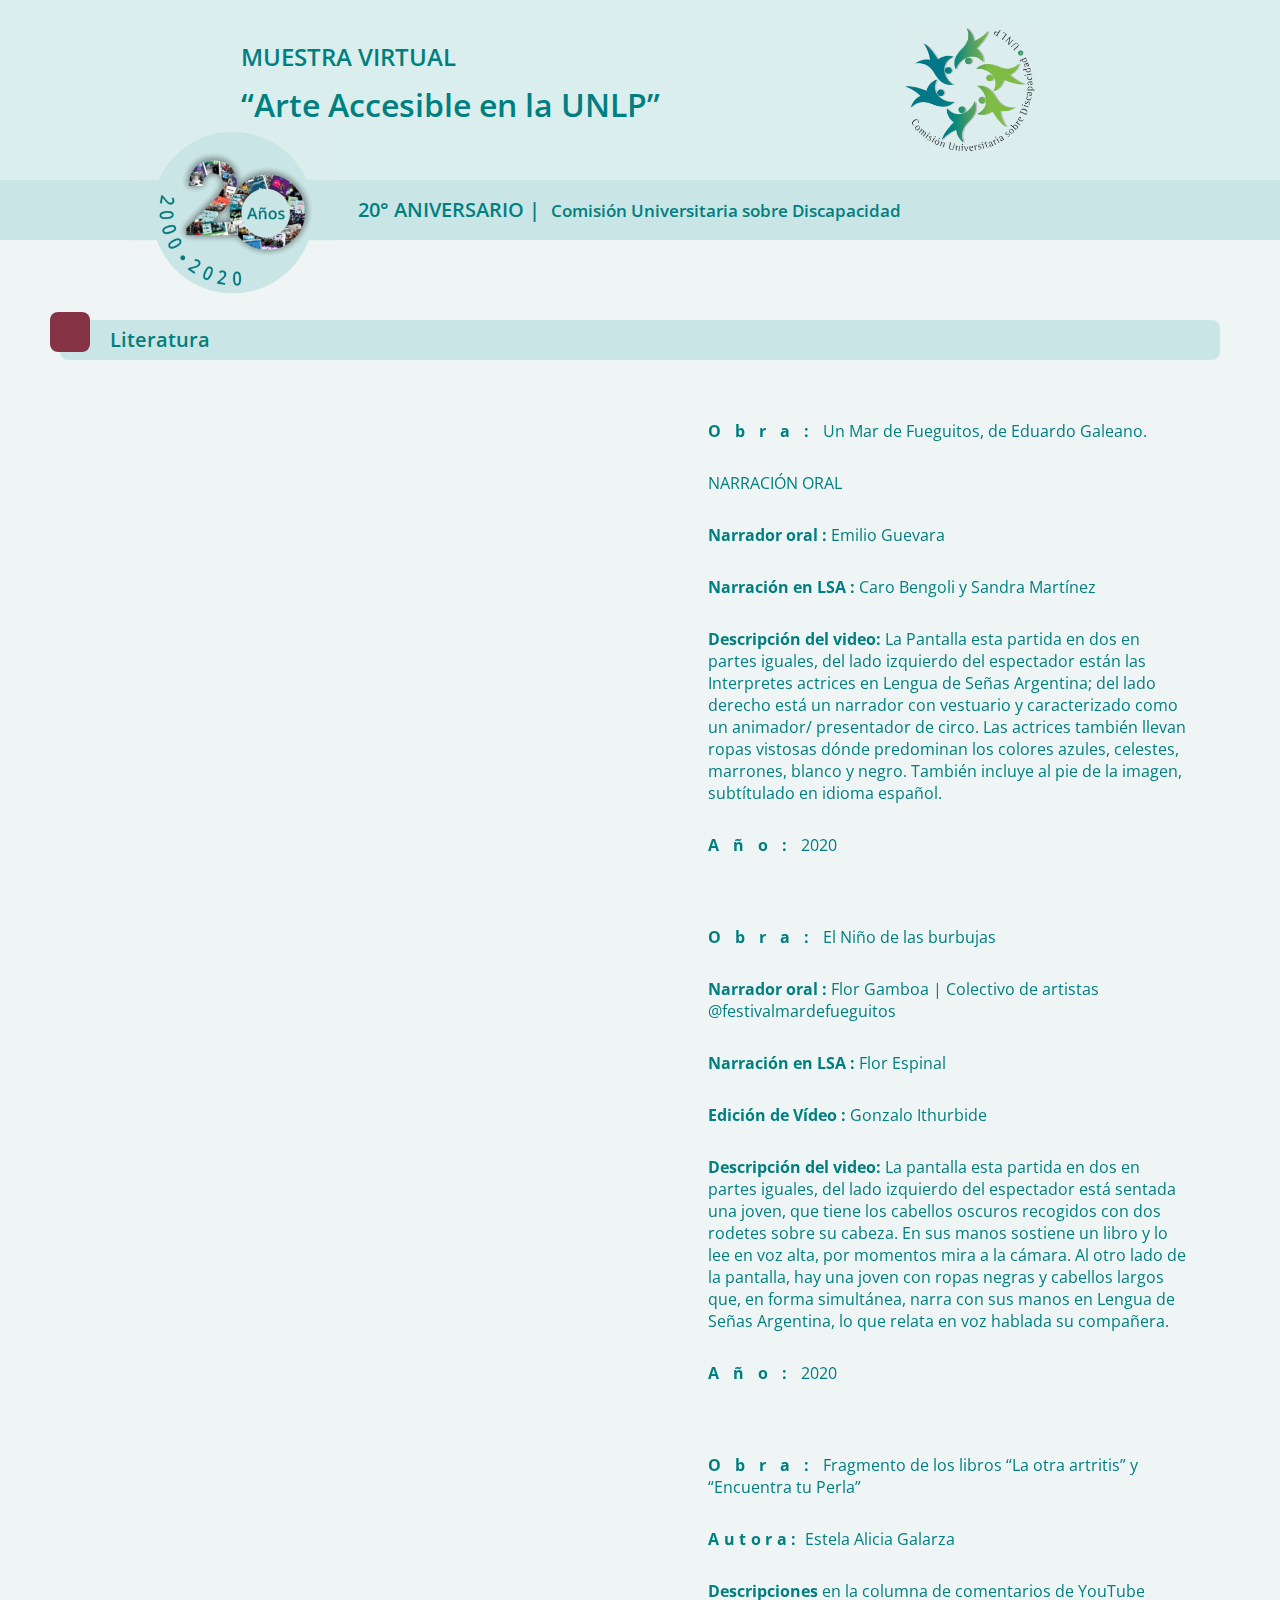
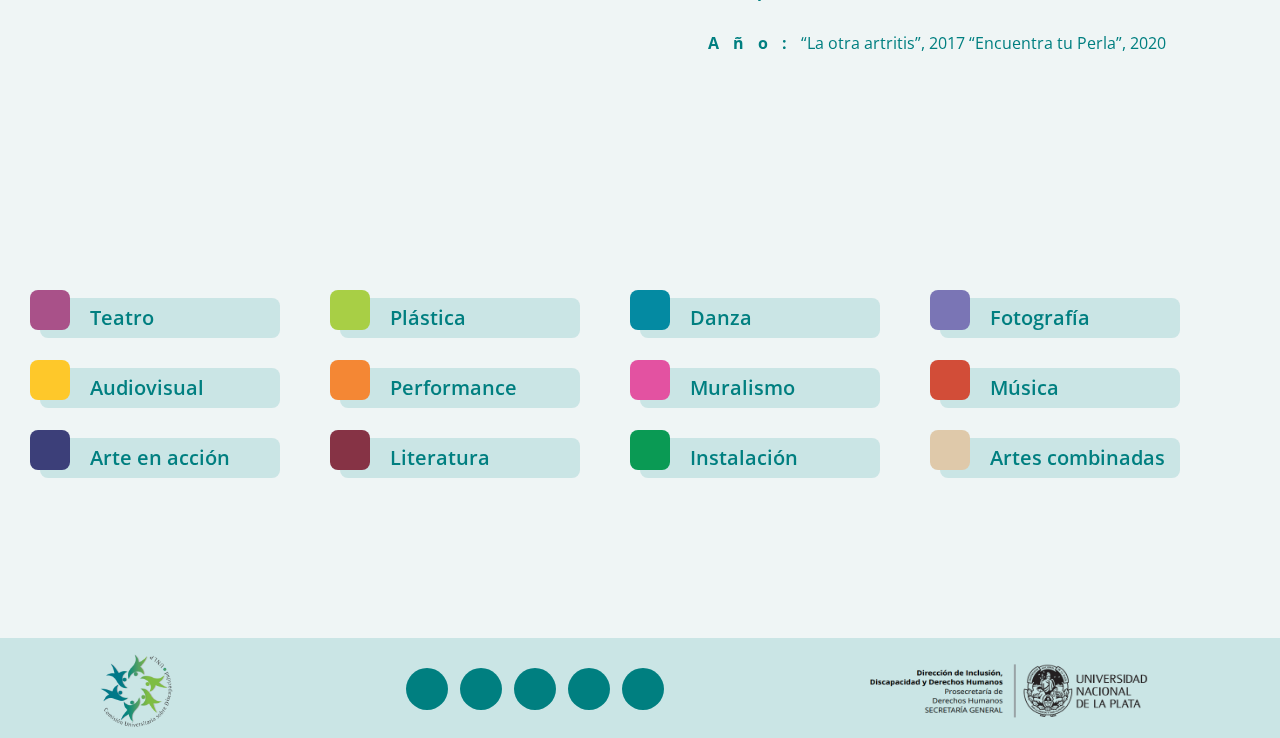
<file: categories/literatura.html>
<!DOCTYPE html>
<html lang="en" dir="ltr">

<head>
  <meta charset="utf-8">
  <meta name="viewport" content="width=device-width, user-scalable=no">
  <link rel="preconnect" href="https://fonts.gstatic.com">
  <link rel="stylesheet" href="https://cdnjs.cloudflare.com/ajax/libs/font-awesome/5.15.1/css/all.min.css" integrity="sha512-+4zCK9k+qNFUR5X+cKL9EIR+ZOhtIloNl9GIKS57V1MyNsYpYcUrUeQc9vNfzsWfV28IaLL3i96P9sdNyeRssA==" crossorigin="anonymous" />
  <link href="https://fonts.googleapis.com/css2?family=Open+Sans:ital,wght@0,300;0,400;0,600;0,700;0,800;1,300;1,600;1,700&display=swap" rel="stylesheet">
  <link rel="icon" href="../img/logouno.png">
  <link rel="stylesheet" href="../main.css">
  <title>Arte Accesible en la UNLP</title>
</head>

<body>
  <section class="headOne">
    <div class="">
      <h2 class="subtitle">MUESTRA VIRTUAL</h2>
      <h1 class="title">“Arte Accesible en la UNLP”</h1>
    </div>
    <img class="logouno" src="../img/logouno.png" alt="">
  </section>
  <section class="headTwos">
    <div class="divlogoHead">
      <img class="logohead" src="../img/head.png" alt="">
    </div>
    <p class="parrAniv">20° ANIVERSARIO | <b class="parrTs"> Comisión Universitaria sobre Discapacidad</b></p>
  </section>
  <section class="container">
    <div class="categories">
      <div class="boxBordo"></div>
      <p class="parrAniv">Literatura</p>
    </div>
  </section>
  <section class="divFlex">
    <section class="secVideo2">
      <iframe width="560" height="315" src="https://www.youtube.com/embed/pz6k1irUHeE" frameborder="0" allow="accelerometer; autoplay; clipboard-write; encrypted-media; gyroscope; picture-in-picture" allowfullscreen></iframe>
    </section>
    <section class="sectionIntro">
      <p class="parrC"><b class="letter">Obra:</b>Un Mar de Fueguitos, de Eduardo Galeano.</p>
      <p class="parrC">NARRACIÓN ORAL</p>
      <p class="parrC"><b class="">Narrador oral :</b> Emilio Guevara</p>
      <p class="parrC"><b class="">Narración en LSA :</b> Caro Bengoli y Sandra Martínez</p>
      <p class="parrC"><b class="">Descripción del video:</b> La Pantalla esta partida en dos en partes iguales,
        del lado izquierdo del espectador están las Interpretes actrices en Lengua
        de Señas Argentina; del lado derecho está un narrador con vestuario y
        caracterizado como un animador/ presentador de circo. Las actrices
        también llevan ropas vistosas dónde predominan los colores azules,
        celestes, marrones, blanco y negro.
        También incluye al pie de la imagen, subtítulado en idioma español.</p>
      <p class="parrC"><b class="letter">Año:</b>2020</p>
    </section>
  </section>
  <section class="divFlex">
    <section class="secVideo2">
      <iframe width="560" height="315" src="https://www.youtube.com/embed/KNHXLXOHViw" frameborder="0" allow="accelerometer; autoplay; clipboard-write; encrypted-media; gyroscope; picture-in-picture" allowfullscreen></iframe>
    </section>
    <section class="sectionIntro">
      <p class="parrC"><b class="letter">Obra:</b>El Niño de las burbujas</p>
      <p class="parrC"><b class="">Narrador oral :</b> Flor Gamboa | Colectivo de artistas @festivalmardefueguitos</p>
      <p class="parrC"><b class="">Narración en LSA :</b> Flor Espinal</p>
      <p class="parrC"><b class="">Edición de Vídeo :</b> Gonzalo Ithurbide</p>
      <p class="parrC"><b class="">Descripción del video:</b> La pantalla esta partida en dos en partes iguales, del lado izquierdo del
        espectador está sentada una joven, que tiene los cabellos oscuros recogidos con dos rodetes
        sobre su cabeza. En sus manos sostiene un libro y lo lee en voz alta, por momentos mira a la
        cámara. Al otro lado de la pantalla, hay una joven con ropas negras y cabellos largos que, en
        forma simultánea, narra con sus manos en Lengua de Señas Argentina, lo que relata en voz
        hablada su compañera.</p>
      <p class="parrC"><b class="letter">Año:</b>2020</p>
    </section>
  </section>
  <section class="divFlex">
    <section class="secVideo2">
      <iframe width="560" height="315" src="https://www.youtube.com/embed/OV4aMPtGcZ8" frameborder="0" allow="accelerometer; autoplay; clipboard-write; encrypted-media; gyroscope; picture-in-picture" allowfullscreen></iframe>
    </section>
    <section class="sectionIntro">
      <p class="parrC"><b class="letter">Obra:</b>Fragmento de los libros “La otra artritis” y “Encuentra tu Perla”</p>
      <p class="parrC"><b class="letter2">Autora:</b> Estela Alicia Galarza</p>
      <p class="parrC"><b class="">Descripciones</b> en la columna de comentarios de YouTube</p>
      <p class="parrC"><b class="letter">Año:</b>“La otra artritis”, 2017
        “Encuentra tu Perla”, 2020</p>
    </section>
  </section>
  <br>
  <br>
  <section class="secat">
    <section class="divFlex">
      <a href="teatro.html">
        <article class="asec2">
          <div class="categories">
            <div class="boxVio"></div>
            <p class="parrAniv">Teatro</p>
          </div>
        </article>
      </a>
      <a href="plastica.html">
        <article class="asec2">
          <div class="categories">
            <div class="boxVer"></div>
            <p class="parrAniv">Plástica</p>
          </div>
        </article>
      </a>
      <a href="danza.html">
        <article class="asec2">
          <div class="categories">
            <div class="boxVerde"></div>
            <p class="parrAniv">Danza</p>
          </div>
        </article>
      </a>
      <a href="fotografia.html">
        <article class="asec2">
          <div class="categories">
            <div class="boxVioleta"></div>
            <p class="parrAniv">Fotografía</p>
          </div>
        </article>
      </a>
    </section>
    <section class="divFlexs">
      <a href="audiovisual.html">
        <article class="asec2">
          <div class="categories">
            <div class="boxAmarillo"></div>
            <p class="parrAniv">Audiovisual</p>
          </div>
        </article>
      </a>
      <a href="performance.html">
        <article class="asec2">
          <div class="categories">
            <div class="box"></div>
            <p class="parrAniv">Performance</p>
          </div>
        </article>
      </a>
      <a href="muralismo.html">
        <article class="asec2">
          <div class="categories">
            <div class="boxRosa"></div>
            <p class="parrAniv">Muralismo</p>
          </div>
        </article>
      </a>
      <a href="musica.html">
        <article class="asec2">
          <div class="categories">
            <div class="boxRed"></div>
            <p class="parrAniv">Música</p>
          </div>
        </article>
      </a>
    </section>
    <section class="divFlexs">
      <a href="arteacc.html">
        <article class="asec2">
          <div class="categories">
            <div class="boxAzul"></div>
            <p class="parrAniv">Arte en acción</p>
          </div>
        </article>
      </a>
      <a href="literatura.html">
        <article class="asec2">
          <div class="categories">
            <div class="boxBordo"></div>
            <p class="parrAniv">Literatura</p>
          </div>
        </article>
      </a>
      <a href="instalacion.html">
        <article class="asec2">
          <div class="categories">
            <div class="boxV"></div>
            <p class="parrAniv">Instalación</p>
          </div>
        </article>
      </a>
      <a href="artecomb.html">
        <article class="asec2">
          <div class="categories">
            <div class="boxCr"></div>
            <p class="parrAniv">Artes combinadas</p>
          </div>
        </article>
      </a>

    </section>
  </section>
  <footer class="footer">
    <img class="logounoS" src="../img/logofo.png" alt="">
    <ul class="listIcon">
      <li class="liIcon"><a target="_blank" class="aIcon" href="comision.discapacidad@presi.unlp.edu.ar"><i class="far fa-envelope"></i></a></li>
      <li class="liIcon"><a target="_blank" class="aIcon" href="http://blogs.unlp.edu.ar/discapacidadunlp/"><i class="fab fa-blogger"></i></a></li>
      <li class="liIcon"><a target="_blank" class="aIcon" href="https://www.facebook.com/unlpaccesible.cud"><i class="fab fa-facebook-f"></i></a></li>
      <li class="liIcon"><a target="_blank" class="aIcon" href="https://www.instagram.com/cud.unlp.accesible/"><i class="fab fa-instagram"></i></a></li>
      <li class="liIcon"><a target="_blank" class="aIcon" href="https://www.youtube.com/DiscapacidadUNLP"><i class="fab fa-youtube"></i></a></li>
    </ul>
    <img class="logoUnlp" src="../img/logounlp.png" alt="">
  </footer>
</body>

</html>
</file>
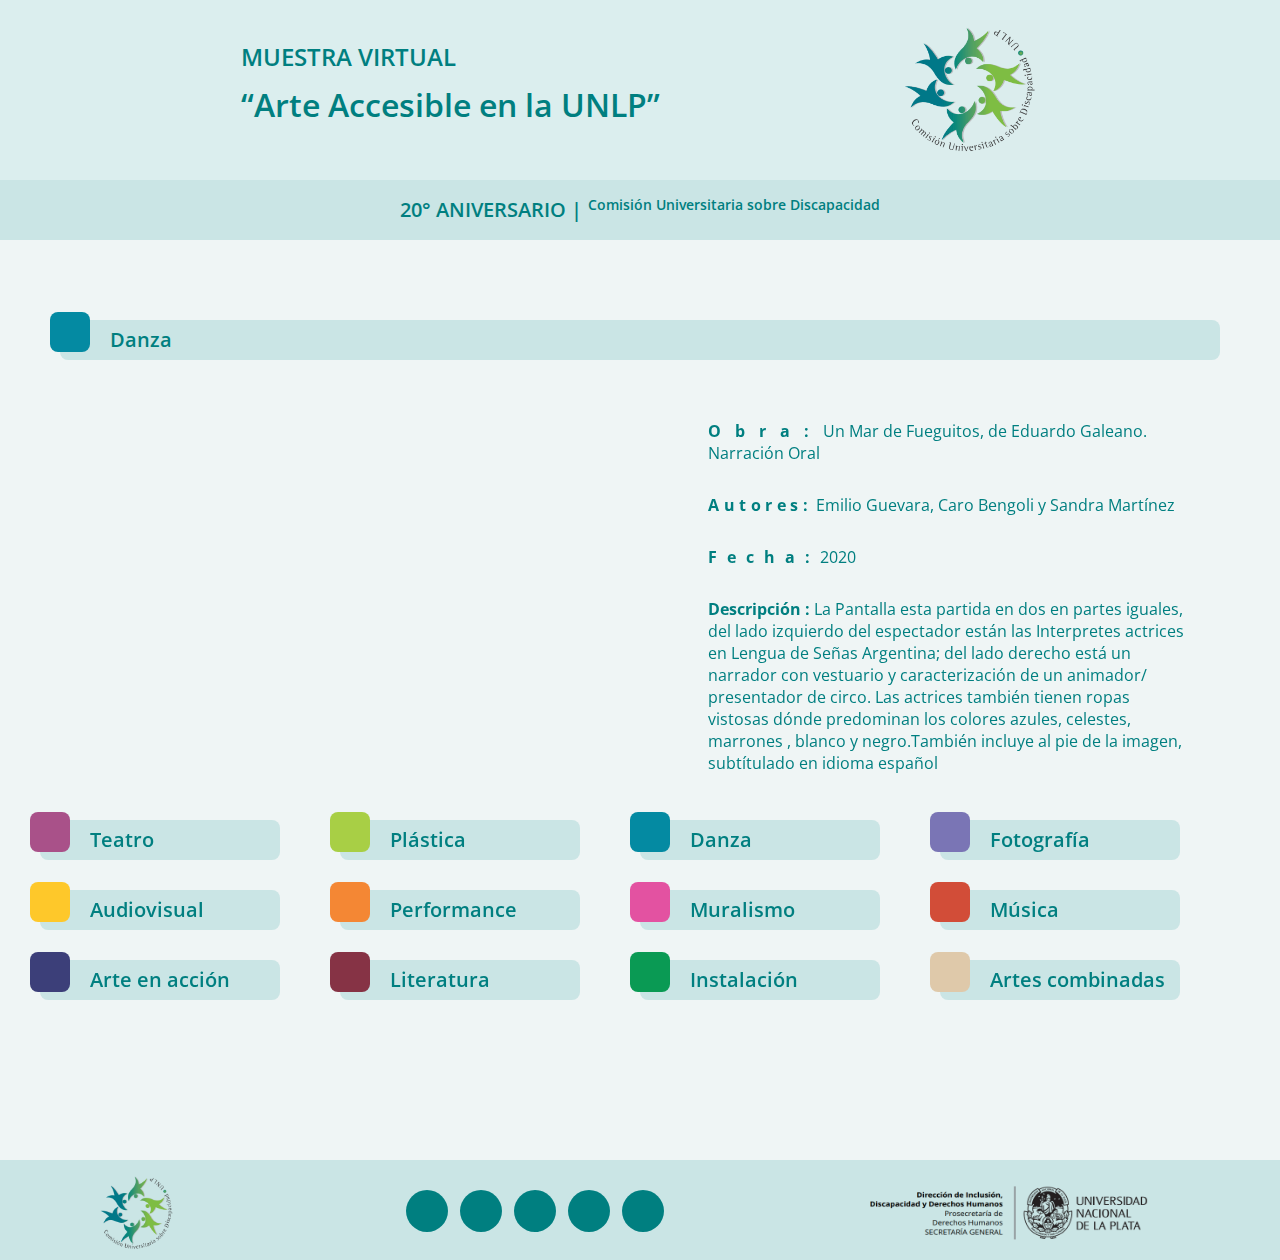
<file: categories/musica.html>
<!DOCTYPE html>
<html lang="en" dir="ltr">

<head>
  <meta charset="utf-8">
  <meta name="viewport" content="width=device-width, user-scalable=no">
  <link rel="preconnect" href="https://fonts.gstatic.com">
  <link rel="stylesheet" href="https://cdnjs.cloudflare.com/ajax/libs/font-awesome/5.15.1/css/all.min.css" integrity="sha512-+4zCK9k+qNFUR5X+cKL9EIR+ZOhtIloNl9GIKS57V1MyNsYpYcUrUeQc9vNfzsWfV28IaLL3i96P9sdNyeRssA==" crossorigin="anonymous" />
  <link href="https://fonts.googleapis.com/css2?family=Open+Sans:ital,wght@0,300;0,400;0,600;0,700;0,800;1,300;1,600;1,700&display=swap" rel="stylesheet">
  <link rel="icon" href="../img/logouno.png">
  <link rel="stylesheet" href="../main.css">
  <title>Arte Accesible en la UNLP</title>
</head>

<body>
  <section class="headOne">
    <div class="">
      <h2 class="subtitle">MUESTRA VIRTUAL</h2>
      <h1 class="title">“Arte Accesible en la UNLP”</h1>
    </div>
    <img class="logouno" src="../img/logouno.png" alt="">
  </section>
  <section class="headTwo">
    <p class="parrAniv">20° ANIVERSARIO | </p>
    <p class="parrTwo"> Comisión Universitaria sobre Discapacidad</p>
  </section>
  <section class="container">
    <div class="categories">
      <div class="boxVerde"></div>
      <p class="parrAniv">Danza</p>
    </div>
  </section>
  <section class="divFlex">
    <section class="secVideo2">
      <iframe width="560" height="315" src="https://www.youtube.com/embed/pz6k1irUHeE" frameborder="0" allow="accelerometer; autoplay; clipboard-write; encrypted-media; gyroscope; picture-in-picture" allowfullscreen></iframe>
    </section>
    <section class="sectionIntro">
      <p class="parrC"><b class="letter">Obra:</b>Un Mar de Fueguitos, de Eduardo Galeano.
        Narración Oral</p>
      <p class="parrC"><b class="letter2">Autores:</b> Emilio Guevara, Caro Bengoli y Sandra Martínez</p>
      <p class="parrC"><b class="letter3">Fecha:</b>2020</p>
      <p class="parrC"><b>Descripción :</b> La Pantalla esta partida en dos en partes iguales, del lado izquierdo del espectador están las Interpretes actrices en Lengua de Señas Argentina; del lado derecho está un narrador con vestuario y
        caracterización de un animador/
        presentador de
        circo. Las actrices también tienen ropas vistosas dónde predominan los colores azules, celestes, marrones , blanco y negro.También incluye al pie de la imagen, subtítulado en idioma español</p>
    </section>
  </section>
  <section class="secat">
    <section class="divFlex">
      <article class="asec2">
        <div class="categories">
          <div class="boxVio"></div>
          <p class="parrAniv">Teatro</p>
        </div>

      </article>
      <article class="asec2">
        <div class="categories">
          <div class="boxVer"></div>
          <p class="parrAniv">Plástica</p>
        </div>

      </article>
      <article class="asec2">
        <div class="categories">
          <div class="boxVerde"></div>
          <p class="parrAniv">Danza</p>
        </div>

      </article>
      <article class="asec2">
        <div class="categories">
          <div class="boxVioleta"></div>
          <p class="parrAniv">Fotografía</p>
        </div>

      </article>
    </section>
    <section class="divFlexs">
      <article class="asec2">
        <div class="categories">
          <div class="boxAmarillo"></div>
          <p class="parrAniv">Audiovisual</p>
        </div>

      </article>
      <article class="asec2">
        <div class="categories">
          <div class="box"></div>
          <p class="parrAniv">Performance</p>
        </div>

      </article>
      <article class="asec2">
        <div class="categories">
          <div class="boxRosa"></div>
          <p class="parrAniv">Muralismo</p>
        </div>

      </article>
      <article class="asec2">
        <div class="categories">
          <div class="boxRed"></div>
          <p class="parrAniv">Música</p>
        </div>

      </article>
    </section>
    <section class="divFlexs">
      <article class="asec2">
        <div class="categories">
          <div class="boxAzul"></div>
          <p class="parrAniv">Arte en acción</p>
        </div>

      </article>
      <article class="asec2">
        <div class="categories">
          <div class="boxBordo"></div>
          <p class="parrAniv">Literatura</p>
        </div>

      </article>
      <article class="asec2">
        <div class="categories">
          <div class="boxV"></div>
          <p class="parrAniv">Instalación</p>
        </div>

      </article>
      <article class="asec2">
        <div class="categories">
          <div class="boxCr"></div>
          <p class="parrAniv">Artes combinadas</p>
        </div>

      </article>
    </section>
  </section>
  <footer class="footer">
    <img class="logounoS" src="../img/logofo.png" alt="">
    <ul class="listIcon">
      <li class="liIcon"><a class="aIcon" href="#"><i class="far fa-envelope"></i></a></li>
      <li class="liIcon"><a class="aIcon" href="#"><i class="fab fa-blogger"></i></a></li>
      <li class="liIcon"><a class="aIcon" href="#"><i class="fab fa-facebook-f"></i></a></li>
      <li class="liIcon"><a class="aIcon" href="#"><i class="fab fa-instagram"></i></a></li>
      <li class="liIcon"><a class="aIcon" href="#"><i class="fab fa-youtube"></i></a></li>
    </ul>
    <img class="logoUnlp" src="../img/logounlp.png" alt="">
  </footer>
</body>

</html>
</file>
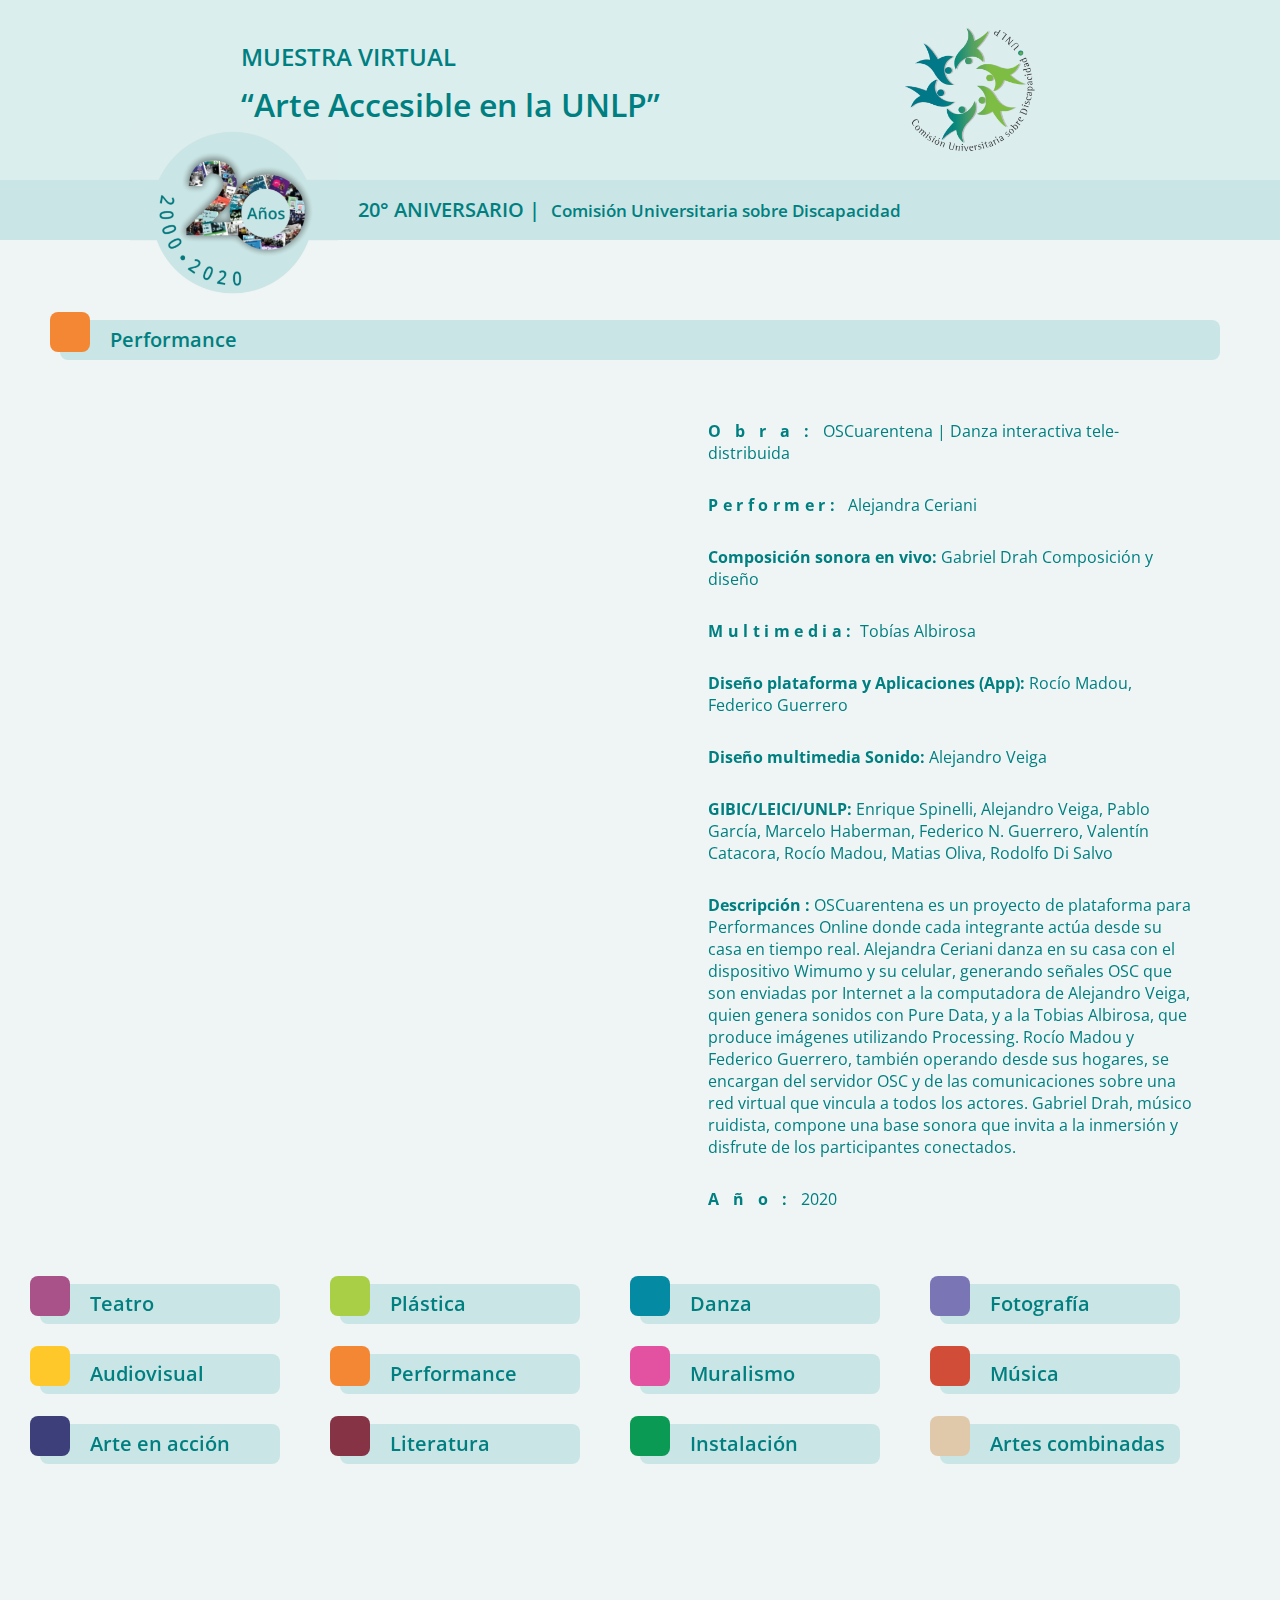
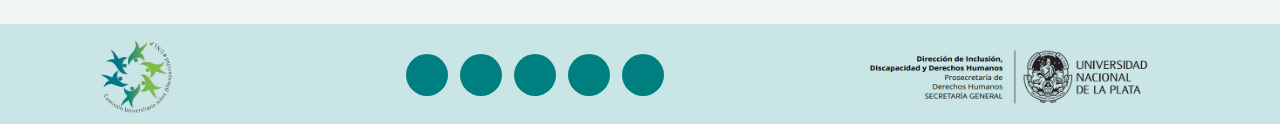
<file: categories/performance.html>
<!DOCTYPE html>
<html lang="en" dir="ltr">

<head>
  <meta charset="utf-8">
  <meta name="viewport" content="width=device-width, user-scalable=no">
  <link rel="preconnect" href="https://fonts.gstatic.com">
  <link rel="stylesheet" href="https://cdnjs.cloudflare.com/ajax/libs/font-awesome/5.15.1/css/all.min.css" integrity="sha512-+4zCK9k+qNFUR5X+cKL9EIR+ZOhtIloNl9GIKS57V1MyNsYpYcUrUeQc9vNfzsWfV28IaLL3i96P9sdNyeRssA==" crossorigin="anonymous" />
  <link href="https://fonts.googleapis.com/css2?family=Open+Sans:ital,wght@0,300;0,400;0,600;0,700;0,800;1,300;1,600;1,700&display=swap" rel="stylesheet">
  <link rel="icon" href="../img/logouno.png">
  <link rel="stylesheet" href="../main.css">
  <title>Arte Accesible en la UNLP</title>
</head>

<body>
  <section class="headOne">
    <div class="">
      <h2 class="subtitle">MUESTRA VIRTUAL</h2>
      <h1 class="title">“Arte Accesible en la UNLP”</h1>
    </div>
    <img class="logouno" src="../img/logouno.png" alt="">
  </section>
  <section class="headTwos">
    <div class="divlogoHead">
      <img class="logohead" src="../img/head.png" alt="">
    </div>
    <p class="parrAniv">20° ANIVERSARIO | <b class="parrTs"> Comisión Universitaria sobre Discapacidad</b></p>
  </section>
  <section class="container">
    <div class="categories">
      <div class="box"></div>
      <p class="parrAniv">Performance</p>
    </div>
  </section>
  <section class="divFlex">
    <section class="secVideo2">
      <iframe width="560" height="315" src="https://www.youtube.com/embed/UN0TeCGOf5c" frameborder="0" allow="accelerometer; autoplay; clipboard-write; encrypted-media; gyroscope; picture-in-picture" allowfullscreen></iframe>
    </section>
    <section class="sectionIntro">
      <p class="parrC"><b class="letter">Obra:</b>OSCuarentena | Danza interactiva tele-distribuida</p>
      <p class="parrC"><b class="letter2">Performer: </b>Alejandra Ceriani</p>
      <p class="parrC"><b class="">Composición sonora en vivo:</b> Gabriel Drah Composición y diseño</p>
      <p class="parrC"><b class="letter2">Multimedia:</b> Tobías Albirosa</p>
      <p class="parrC"><b class="">Diseño plataforma y Aplicaciones (App):</b> Rocío Madou, Federico Guerrero</p>
      <p class="parrC"><b class="">Diseño multimedia Sonido:</b> Alejandro Veiga</p>
      <p class="parrC"><b class="">GIBIC/LEICI/UNLP:</b> Enrique Spinelli, Alejandro Veiga, Pablo García, Marcelo Haberman,
        Federico N. Guerrero, Valentín Catacora, Rocío Madou, Matias Oliva, Rodolfo Di Salvo</p>
      <p class="parrC"><b class="">Descripción :</b> OSCuarentena es un proyecto de plataforma para Performances Online donde
        cada integrante actúa desde su casa en tiempo real. Alejandra Ceriani danza en su casa con el
        dispositivo Wimumo y su celular, generando señales OSC que son enviadas por Internet a la
        computadora de Alejandro Veiga, quien genera sonidos con Pure Data, y a la Tobias Albirosa,
        que produce imágenes utilizando Processing. Rocío Madou y Federico Guerrero, también
        operando desde sus hogares, se encargan del servidor OSC y de las comunicaciones sobre una
        red virtual que vincula a todos los actores. Gabriel Drah, músico ruidista, compone una base
        sonora que invita a la inmersión y disfrute de los participantes conectados.</p>
      <p class="parrC"><b class="letter">Año:</b>2020</p>
    </section>
  </section>
  <br>
  <br>
  <section class="secat">
    <section class="divFlex">
      <a href="teatro.html">
        <article class="asec2">
          <div class="categories">
            <div class="boxVio"></div>
            <p class="parrAniv">Teatro</p>
          </div>
        </article>
      </a>
      <a href="plastica.html">
        <article class="asec2">
          <div class="categories">
            <div class="boxVer"></div>
            <p class="parrAniv">Plástica</p>
          </div>
        </article>
      </a>
      <a href="danza.html">
        <article class="asec2">
          <div class="categories">
            <div class="boxVerde"></div>
            <p class="parrAniv">Danza</p>
          </div>
        </article>
      </a>
      <a href="fotografia.html">
        <article class="asec2">
          <div class="categories">
            <div class="boxVioleta"></div>
            <p class="parrAniv">Fotografía</p>
          </div>
        </article>
      </a>
    </section>
    <section class="divFlexs">
      <a href="audiovisual.html">
        <article class="asec2">
          <div class="categories">
            <div class="boxAmarillo"></div>
            <p class="parrAniv">Audiovisual</p>
          </div>
        </article>
      </a>
      <a href="performance.html">
        <article class="asec2">
          <div class="categories">
            <div class="box"></div>
            <p class="parrAniv">Performance</p>
          </div>
        </article>
      </a>
      <a href="muralismo.html">
        <article class="asec2">
          <div class="categories">
            <div class="boxRosa"></div>
            <p class="parrAniv">Muralismo</p>
          </div>
        </article>
      </a>
      <a href="musica.html">
        <article class="asec2">
          <div class="categories">
            <div class="boxRed"></div>
            <p class="parrAniv">Música</p>
          </div>
        </article>
      </a>
    </section>
    <section class="divFlexs">
      <a href="arteacc.html">
        <article class="asec2">
          <div class="categories">
            <div class="boxAzul"></div>
            <p class="parrAniv">Arte en acción</p>
          </div>
        </article>
      </a>
      <a href="literatura.html">
        <article class="asec2">
          <div class="categories">
            <div class="boxBordo"></div>
            <p class="parrAniv">Literatura</p>
          </div>
        </article>
      </a>
      <a href="instalacion.html">
        <article class="asec2">
          <div class="categories">
            <div class="boxV"></div>
            <p class="parrAniv">Instalación</p>
          </div>
        </article>
      </a>
      <a href="artecomb.html">
        <article class="asec2">
          <div class="categories">
            <div class="boxCr"></div>
            <p class="parrAniv">Artes combinadas</p>
          </div>
        </article>
      </a>

    </section>
  </section>
  <footer class="footer">
    <img class="logounoS" src="../img/logofo.png" alt="">
    <ul class="listIcon">
      <li class="liIcon"><a target="_blank" class="aIcon" href="comision.discapacidad@presi.unlp.edu.ar"><i class="far fa-envelope"></i></a></li>
      <li class="liIcon"><a target="_blank" class="aIcon" href="http://blogs.unlp.edu.ar/discapacidadunlp/"><i class="fab fa-blogger"></i></a></li>
      <li class="liIcon"><a target="_blank" class="aIcon" href="https://www.facebook.com/unlpaccesible.cud"><i class="fab fa-facebook-f"></i></a></li>
      <li class="liIcon"><a target="_blank" class="aIcon" href="https://www.instagram.com/cud.unlp.accesible/"><i class="fab fa-instagram"></i></a></li>
      <li class="liIcon"><a target="_blank" class="aIcon" href="https://www.youtube.com/DiscapacidadUNLP"><i class="fab fa-youtube"></i></a></li>
    </ul>
    <img class="logoUnlp" src="../img/logounlp.png" alt="">
  </footer>
</body>

</html>
</file>
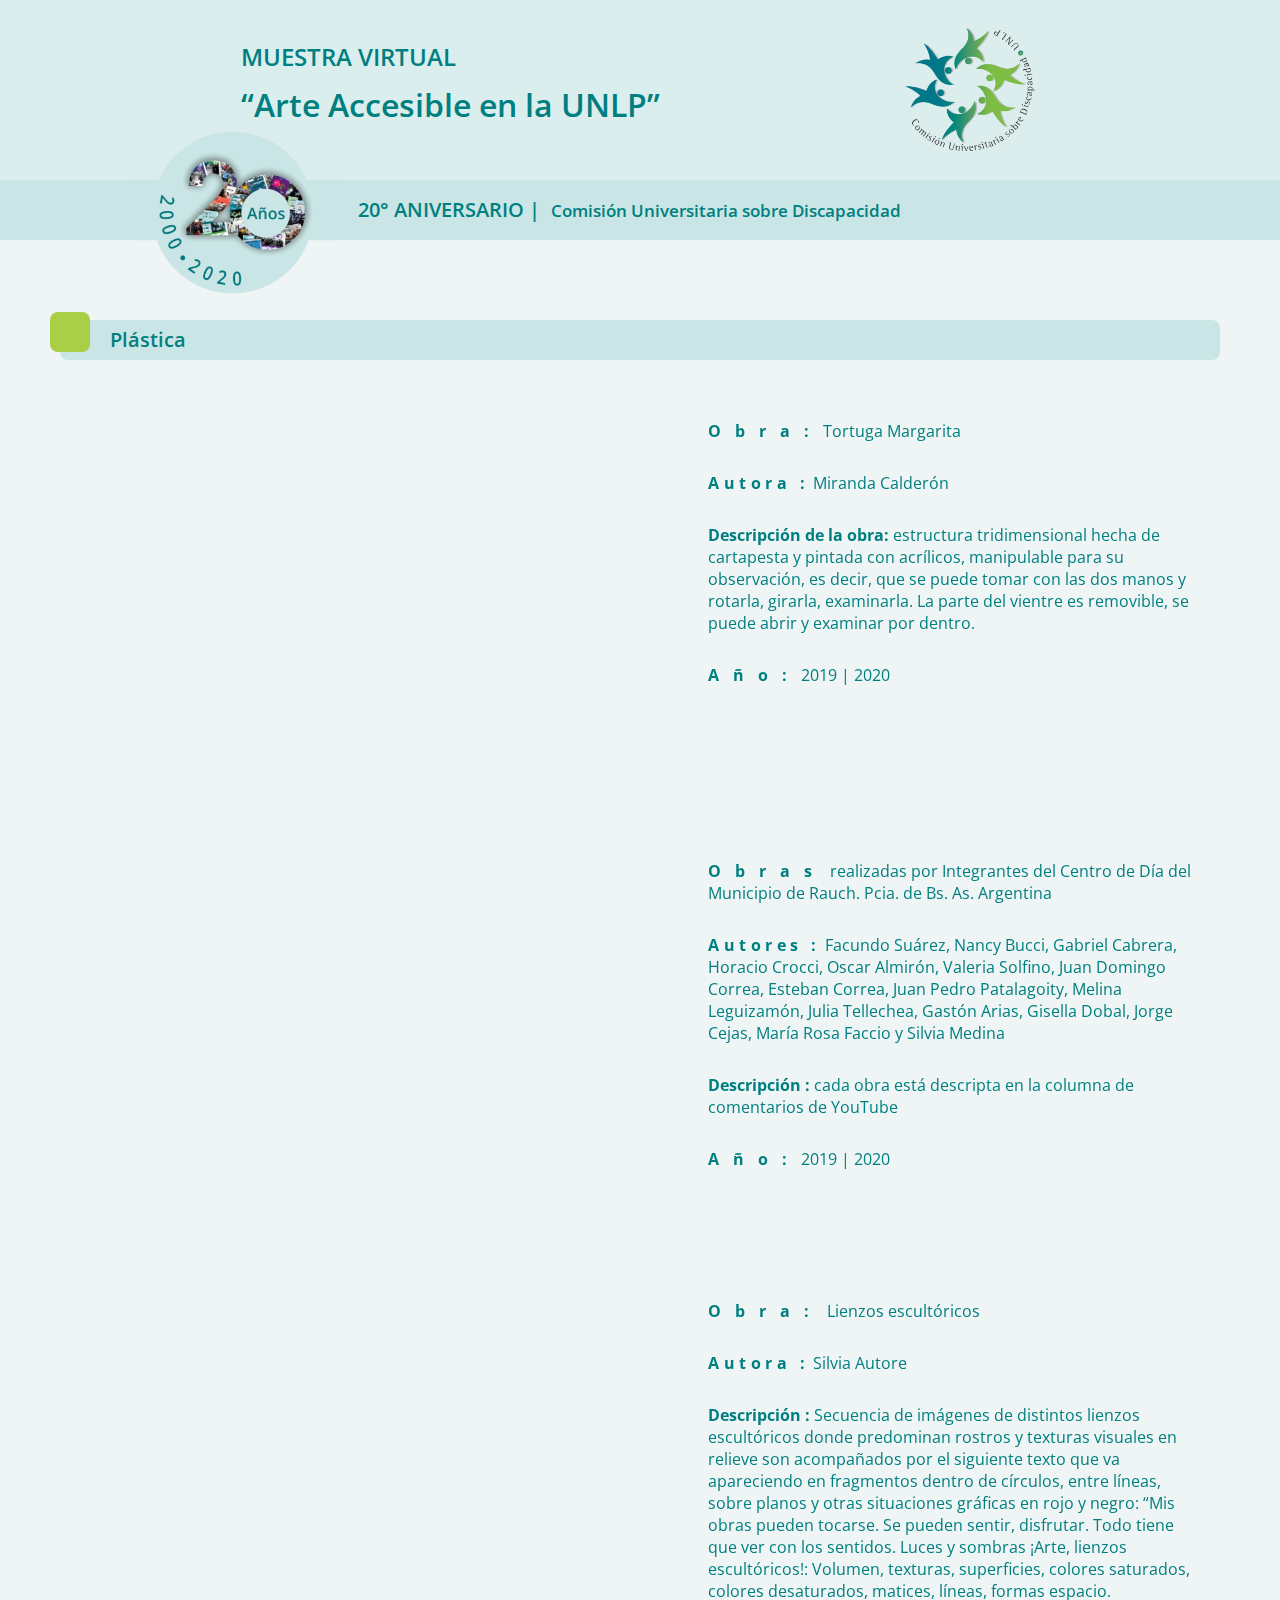
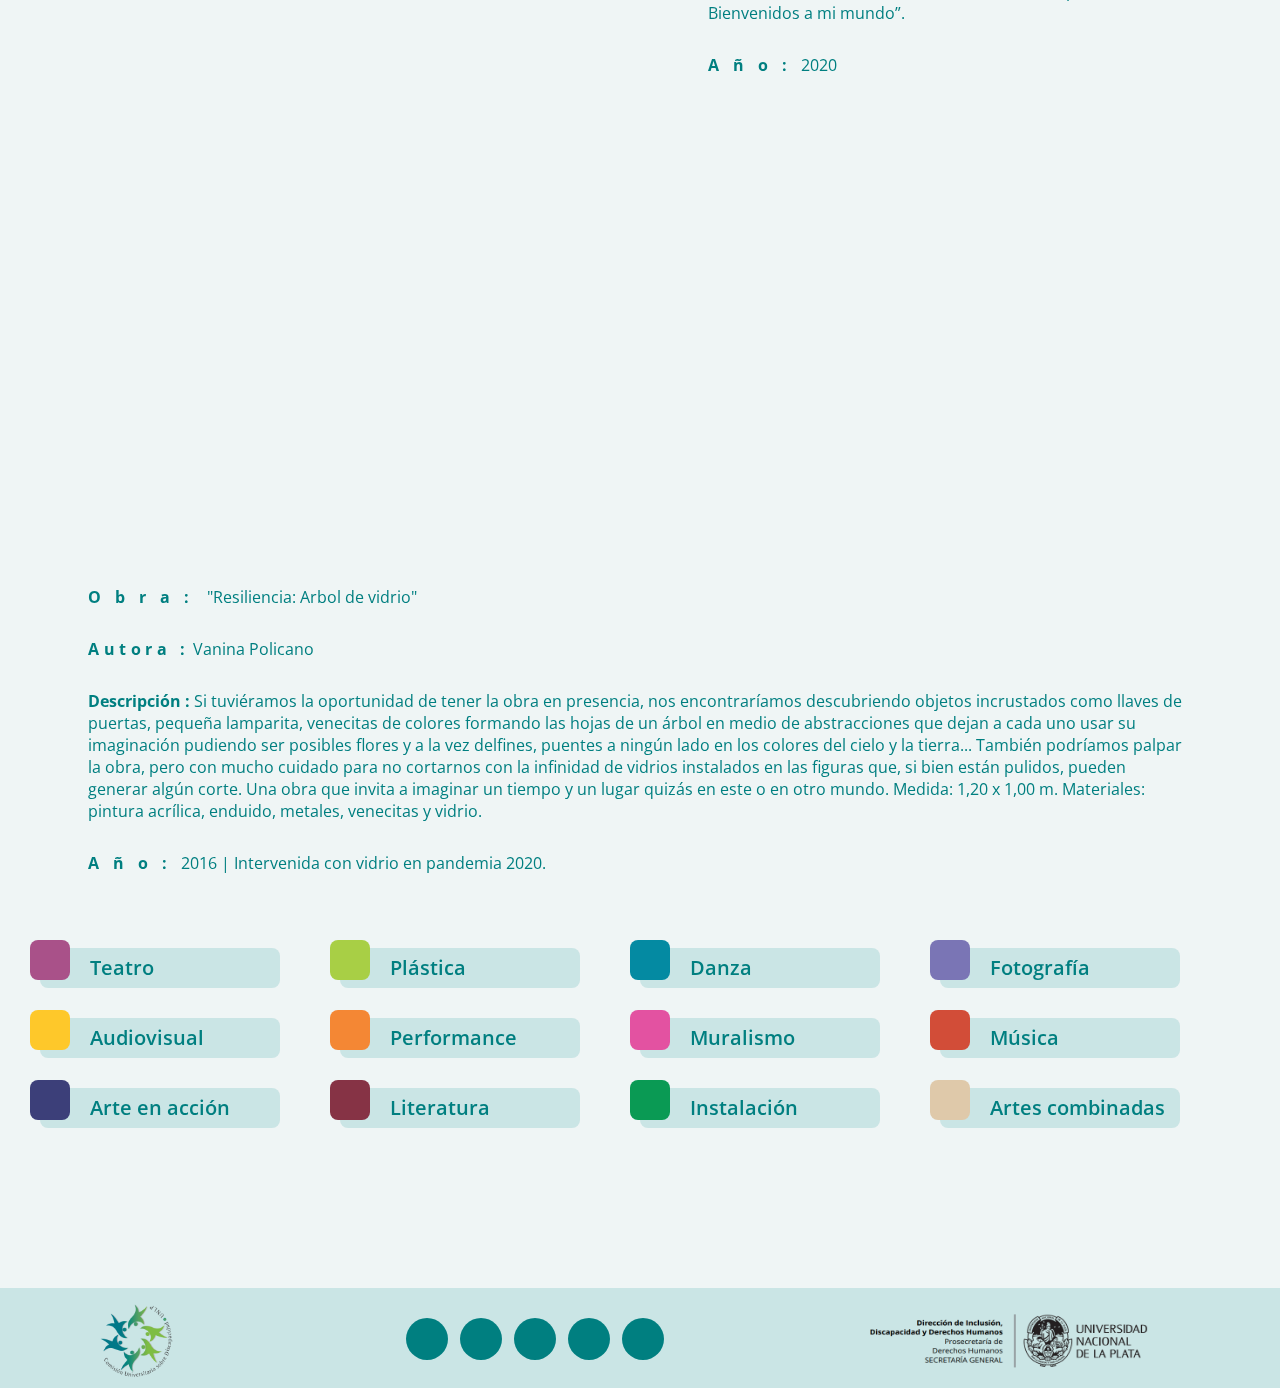
<file: categories/plastica.html>
<!DOCTYPE html>
<html lang="en" dir="ltr">

<head>
  <meta charset="utf-8">
  <meta name="viewport" content="width=device-width, user-scalable=no">
  <link rel="preconnect" href="https://fonts.gstatic.com">
  <link rel="stylesheet" href="https://cdnjs.cloudflare.com/ajax/libs/font-awesome/5.15.1/css/all.min.css" integrity="sha512-+4zCK9k+qNFUR5X+cKL9EIR+ZOhtIloNl9GIKS57V1MyNsYpYcUrUeQc9vNfzsWfV28IaLL3i96P9sdNyeRssA==" crossorigin="anonymous" />
  <link href="https://fonts.googleapis.com/css2?family=Open+Sans:ital,wght@0,300;0,400;0,600;0,700;0,800;1,300;1,600;1,700&display=swap" rel="stylesheet">
  <link rel="icon" href="../img/logouno.png">
  <link rel="stylesheet" href="../main.css">
  <title>Arte Accesible en la UNLP</title>
</head>

<body>
  <section class="headOne">
    <div class="">
      <h2 class="subtitle">MUESTRA VIRTUAL</h2>
      <h1 class="title">“Arte Accesible en la UNLP”</h1>
    </div>
    <img class="logouno" src="../img/logouno.png" alt="">
  </section>
  <section class="headTwos">
    <div class="divlogoHead">
      <img class="logohead" src="../img/head.png" alt="">
    </div>
    <p class="parrAniv">20° ANIVERSARIO | <b class="parrTs"> Comisión Universitaria sobre Discapacidad</b></p>
  </section>
  <section class="container">
    <div class="categories">
      <div class="boxVer"></div>
      <p class="parrAniv">Plástica</p>
    </div>
  </section>
  <section class="divFlex">
    <section class="secVideo2">
      <iframe width="560" height="315" src="https://www.youtube.com/embed/Kq3QXYO8Tmw" frameborder="0" allow="accelerometer; autoplay; clipboard-write; encrypted-media; gyroscope; picture-in-picture" allowfullscreen></iframe>
    </section>
    <section class="sectionIntro">
      <p class="parrC"><b class="letter">Obra:</b>Tortuga Margarita</p>
      <p class="parrC"><b class="letter2">Autora :</b> Miranda Calderón</p>
      <p class="parrC"><b class="">Descripción de la obra:</b> estructura tridimensional hecha de cartapesta y pintada con acrílicos,
        manipulable para su observación, es decir, que se puede tomar con las dos manos y rotarla,
        girarla, examinarla. La parte del vientre es removible, se puede abrir y examinar por dentro.</p>
      <p class="parrC"><b class="letter">Año:</b>2019 | 2020</p>
    </section>
  </section>
  <section class="divFlex">
    <section class="secVideo2">
      <iframe width="560" height="315" src="https://www.youtube.com/embed/667xI_Kk-DU" frameborder="0" allow="accelerometer; autoplay; clipboard-write; encrypted-media; gyroscope; picture-in-picture" allowfullscreen></iframe>
    </section>
    <section class="sectionIntro">
      <p class="parrC"><b class="letter">Obras</b> realizadas por Integrantes del Centro de Día del Municipio de Rauch. Pcia. de Bs. As.
        Argentina</p>
      <p class="parrC"><b class="letter2">Autores :</b> Facundo Suárez, Nancy Bucci, Gabriel Cabrera, Horacio Crocci, Oscar Almirón, Valeria
        Solfino, Juan Domingo Correa, Esteban Correa, Juan Pedro Patalagoity, Melina Leguizamón,
        Julia Tellechea, Gastón Arias, Gisella Dobal, Jorge Cejas, María Rosa Faccio y Silvia Medina</p>
      <p class="parrC"><b class="">Descripción :</b> cada obra está descripta en la columna de comentarios de YouTube</p>
      <p class="parrC"><b class="letter">Año:</b>2019 | 2020</p>
    </section>
  </section>
  <section class="divFlex">
    <section class="secVideo2">
      <iframe width="560" height="315" src="https://www.youtube.com/embed/zfAalFZ6VC4" frameborder="0" allow="accelerometer; autoplay; clipboard-write; encrypted-media; gyroscope; picture-in-picture" allowfullscreen></iframe>
    </section>
    <section class="sectionIntro">
      <p class="parrC"><b class="letter">Obra:</b> Lienzos escultóricos</p>
      <p class="parrC"><b class="letter2">Autora :</b> Silvia Autore</p>
      <p class="parrC"><b class="">Descripción :</b> Secuencia de imágenes de distintos lienzos escultóricos donde predominan
        rostros y texturas visuales en relieve son acompañados por el siguiente texto que va
        apareciendo en fragmentos dentro de círculos, entre líneas, sobre planos y otras situaciones
        gráficas en rojo y negro: “Mis obras pueden tocarse. Se pueden sentir, disfrutar. Todo tiene
        que ver con los sentidos. Luces y sombras ¡Arte, lienzos escultóricos!: Volumen, texturas,
        superficies, colores saturados, colores desaturados, matices, líneas, formas espacio.
        Bienvenidos a mi mundo”.</p>
      <p class="parrC"><b class="letter">Año:</b>2020</p>
    </section>
  </section>
  <section class="secVideo2">
    <iframe width="560" height="315" src="https://www.youtube.com/embed/Wjhwe8QcqdA" frameborder="0" allow="accelerometer; autoplay; clipboard-write; encrypted-media; gyroscope; picture-in-picture" allowfullscreen></iframe>
  </section>
  <section class="sectionIntro">
    <p class="parrC"><b class="letter">Obra:</b> "Resiliencia: Arbol de vidrio"</p>
    <p class="parrC"><b class="letter2">Autora :</b> Vanina Policano</p>
    <p class="parrC"><b class="">Descripción :</b> Si tuviéramos la oportunidad de tener la obra en presencia, nos
      encontraríamos descubriendo objetos incrustados como llaves de puertas, pequeña lamparita,
      venecitas de colores formando las hojas de un árbol en medio de abstracciones que dejan a
      cada uno usar su imaginación pudiendo ser posibles flores y a la vez delfines, puentes a ningún
      lado en los colores del cielo y la tierra... También podríamos palpar la obra, pero con mucho
      cuidado para no cortarnos con la infinidad de vidrios instalados en las figuras que, si bien están
      pulidos, pueden generar algún corte. Una obra que invita a imaginar un tiempo y un lugar
      quizás en este o en otro mundo. Medida: 1,20 x 1,00 m. Materiales: pintura acrílica, enduido,
      metales, venecitas y vidrio.</p>
    <p class="parrC"><b class="letter">Año:</b>2016 | Intervenida con vidrio en pandemia 2020.</p>
  </section>
  </section>
  <br>
  <br>
  <section class="secat">
    <section class="divFlex">
      <a href="teatro.html">
        <article class="asec2">
          <div class="categories">
            <div class="boxVio"></div>
            <p class="parrAniv">Teatro</p>
          </div>
        </article>
      </a>
      <a href="plastica.html">
        <article class="asec2">
          <div class="categories">
            <div class="boxVer"></div>
            <p class="parrAniv">Plástica</p>
          </div>
        </article>
      </a>
      <a href="danza.html">
        <article class="asec2">
          <div class="categories">
            <div class="boxVerde"></div>
            <p class="parrAniv">Danza</p>
          </div>
        </article>
      </a>
      <a href="fotografia.html">
        <article class="asec2">
          <div class="categories">
            <div class="boxVioleta"></div>
            <p class="parrAniv">Fotografía</p>
          </div>
        </article>
      </a>
    </section>
    <section class="divFlexs">
      <a href="audiovisual.html">
        <article class="asec2">
          <div class="categories">
            <div class="boxAmarillo"></div>
            <p class="parrAniv">Audiovisual</p>
          </div>
        </article>
      </a>
      <a href="performance.html">
        <article class="asec2">
          <div class="categories">
            <div class="box"></div>
            <p class="parrAniv">Performance</p>
          </div>
        </article>
      </a>
      <a href="muralismo.html">
        <article class="asec2">
          <div class="categories">
            <div class="boxRosa"></div>
            <p class="parrAniv">Muralismo</p>
          </div>
        </article>
      </a>
      <a href="musica.html">
        <article class="asec2">
          <div class="categories">
            <div class="boxRed"></div>
            <p class="parrAniv">Música</p>
          </div>
        </article>
      </a>
    </section>
    <section class="divFlexs">
      <a href="arteacc.html">
        <article class="asec2">
          <div class="categories">
            <div class="boxAzul"></div>
            <p class="parrAniv">Arte en acción</p>
          </div>
        </article>
      </a>
      <a href="literatura.html">
        <article class="asec2">
          <div class="categories">
            <div class="boxBordo"></div>
            <p class="parrAniv">Literatura</p>
          </div>
        </article>
      </a>
      <a href="instalacion.html">
        <article class="asec2">
          <div class="categories">
            <div class="boxV"></div>
            <p class="parrAniv">Instalación</p>
          </div>
        </article>
      </a>
      <a href="artecomb.html">
        <article class="asec2">
          <div class="categories">
            <div class="boxCr"></div>
            <p class="parrAniv">Artes combinadas</p>
          </div>
        </article>
      </a>

    </section>
  </section>
  <footer class="footer">
    <img class="logounoS" src="../img/logofo.png" alt="">
    <ul class="listIcon">
      <li class="liIcon"><a target="_blank" class="aIcon" href="comision.discapacidad@presi.unlp.edu.ar"><i class="far fa-envelope"></i></a></li>
      <li class="liIcon"><a target="_blank" class="aIcon" href="http://blogs.unlp.edu.ar/discapacidadunlp/"><i class="fab fa-blogger"></i></a></li>
      <li class="liIcon"><a target="_blank" class="aIcon" href="https://www.facebook.com/unlpaccesible.cud"><i class="fab fa-facebook-f"></i></a></li>
      <li class="liIcon"><a target="_blank" class="aIcon" href="https://www.instagram.com/cud.unlp.accesible/"><i class="fab fa-instagram"></i></a></li>
      <li class="liIcon"><a target="_blank" class="aIcon" href="https://www.youtube.com/DiscapacidadUNLP"><i class="fab fa-youtube"></i></a></li>
    </ul>
    <img class="logoUnlp" src="../img/logounlp.png" alt="">
  </footer>
</body>

</html>
</file>
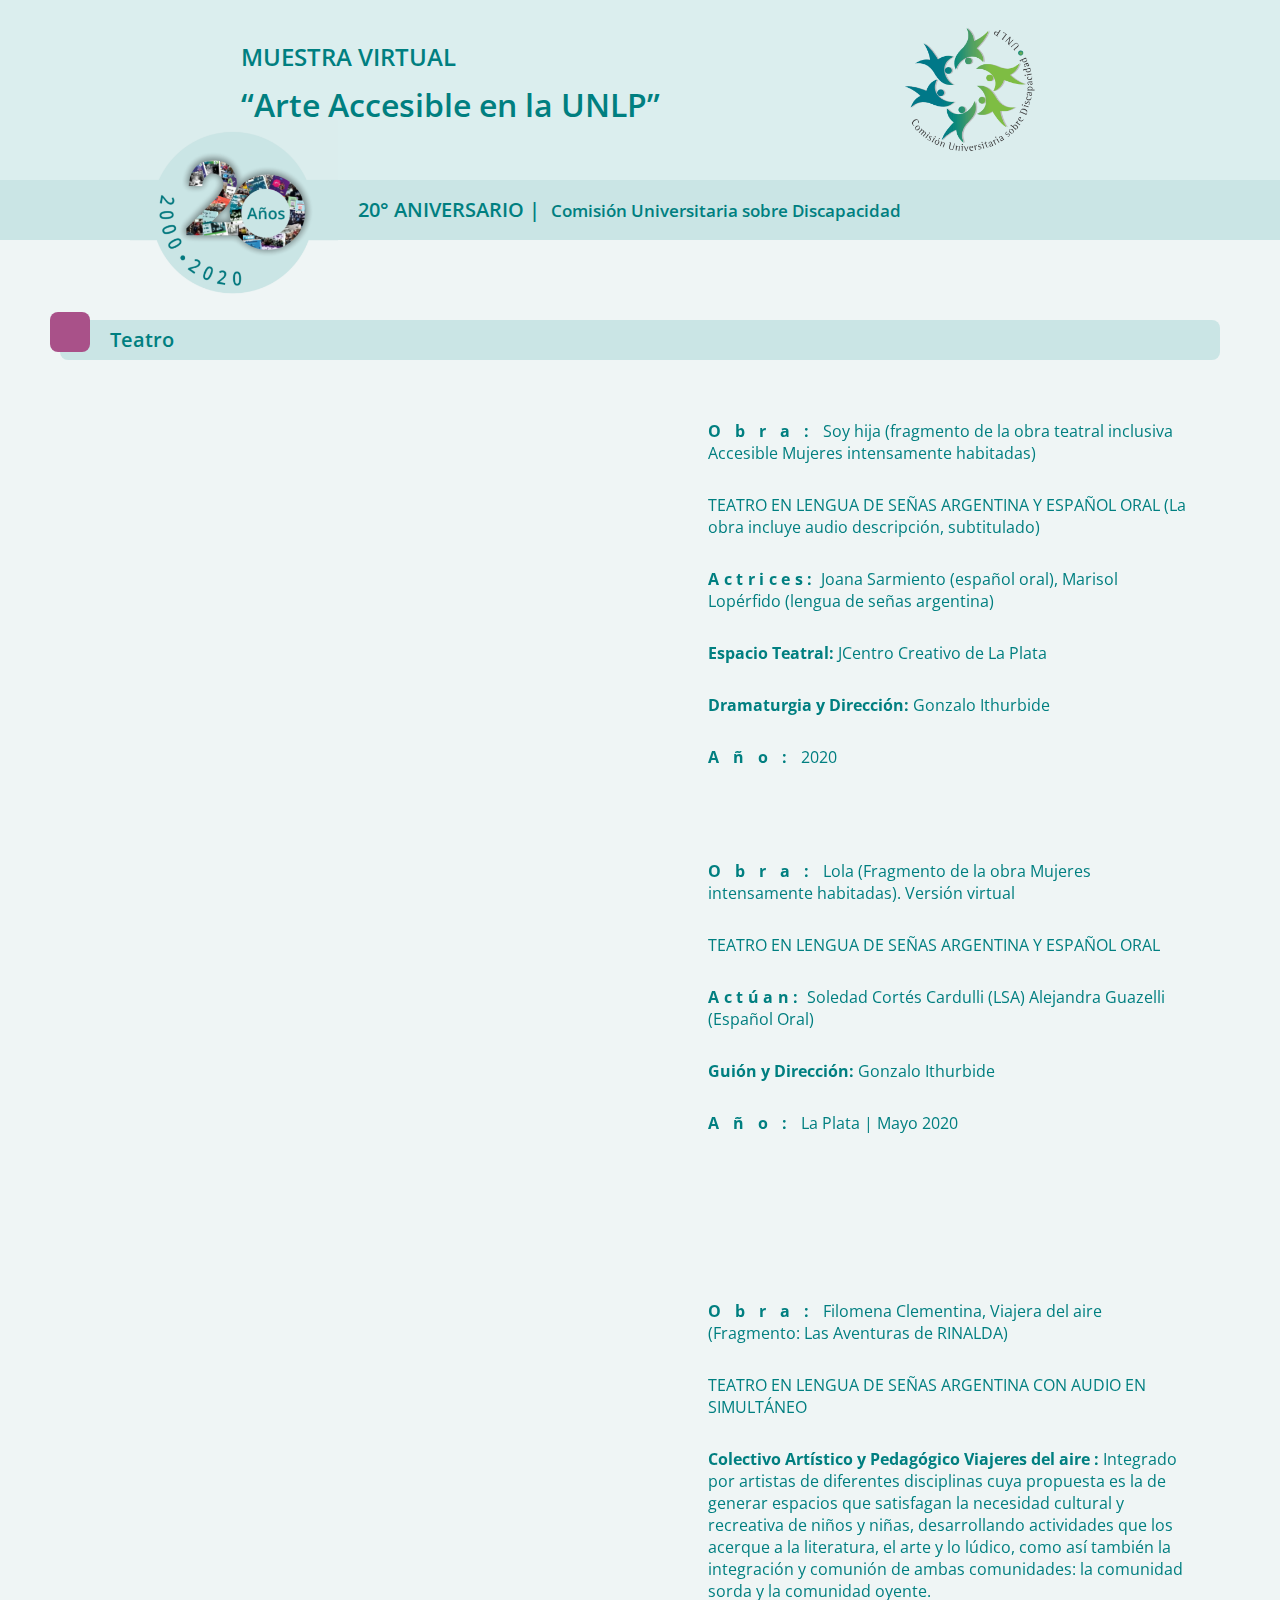
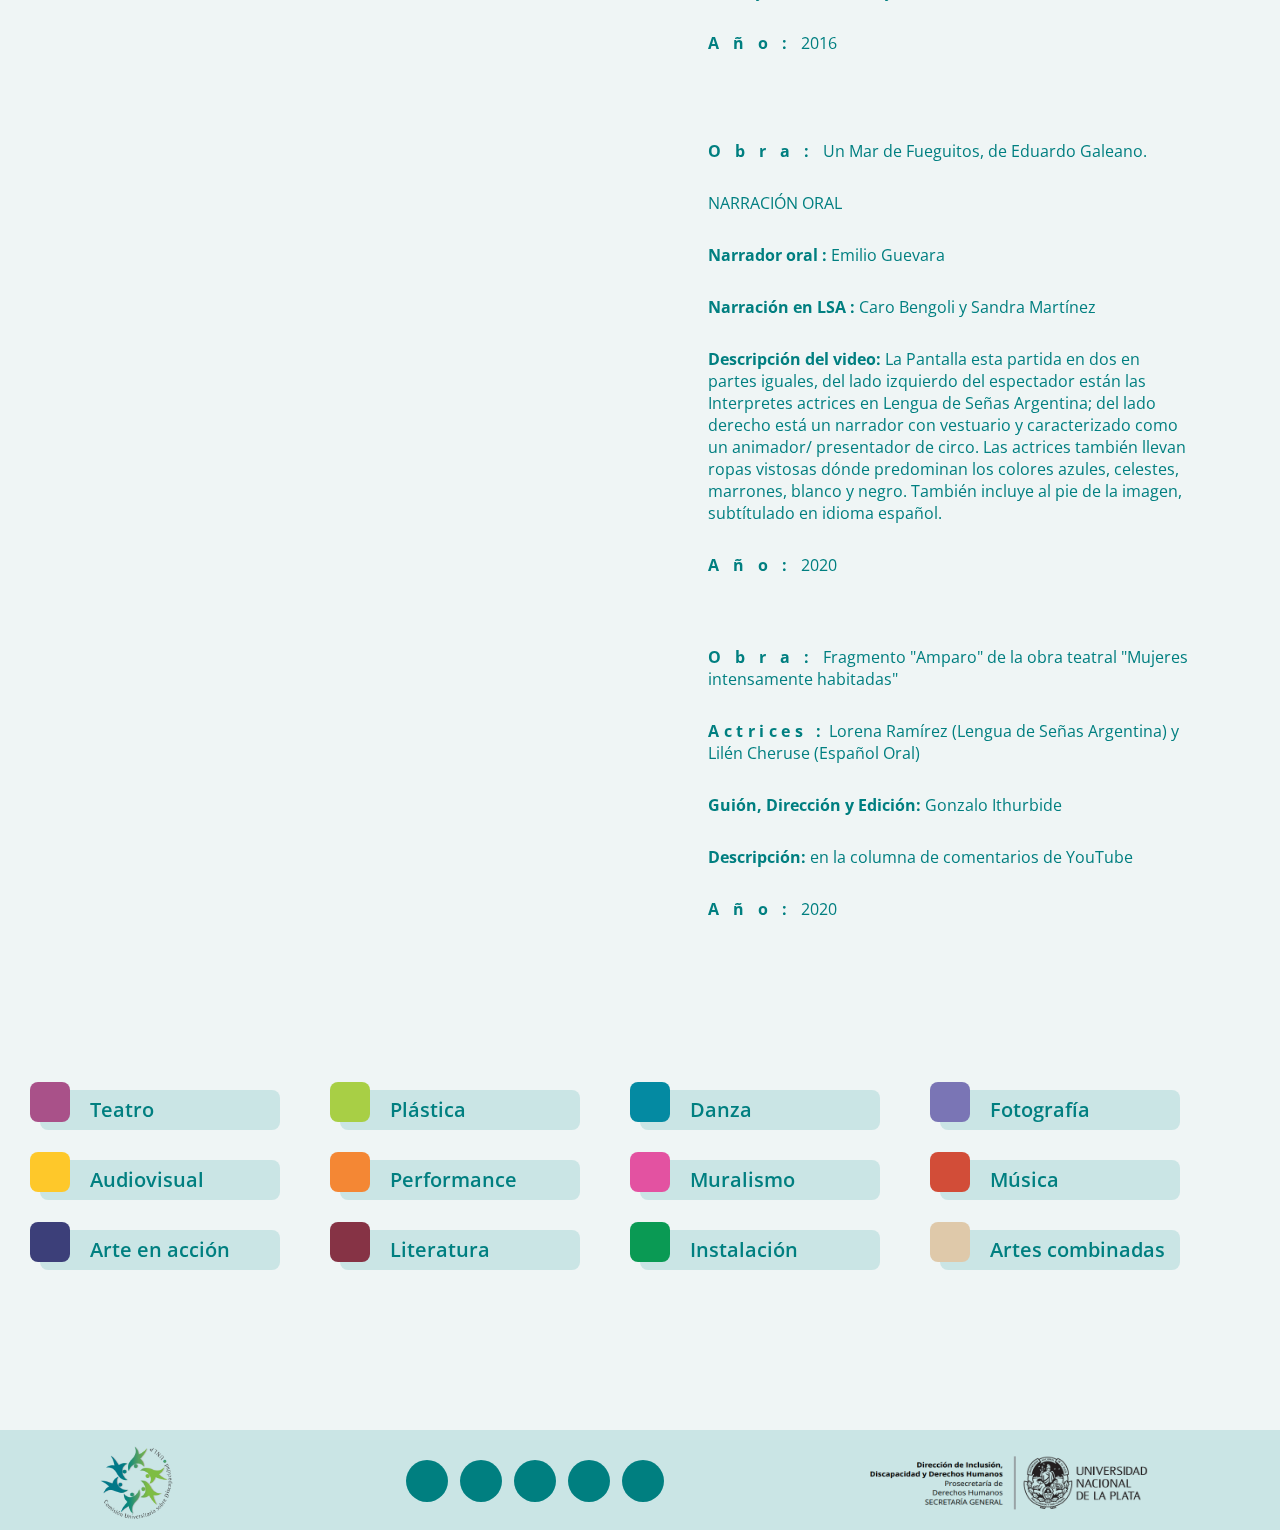
<file: categories/teatro.html>
<!DOCTYPE html>
<html lang="en" dir="ltr">

<head>
  <meta charset="utf-8">
  <meta name="viewport" content="width=device-width, user-scalable=no">
  <link rel="preconnect" href="https://fonts.gstatic.com">
  <link rel="stylesheet" href="https://cdnjs.cloudflare.com/ajax/libs/font-awesome/5.15.1/css/all.min.css" integrity="sha512-+4zCK9k+qNFUR5X+cKL9EIR+ZOhtIloNl9GIKS57V1MyNsYpYcUrUeQc9vNfzsWfV28IaLL3i96P9sdNyeRssA==" crossorigin="anonymous" />
  <link href="https://fonts.googleapis.com/css2?family=Open+Sans:ital,wght@0,300;0,400;0,600;0,700;0,800;1,300;1,600;1,700&display=swap" rel="stylesheet">
  <link rel="icon" href="../img/logouno.png">
  <link rel="stylesheet" href="../main.css">
  <title>Arte Accesible en la UNLP</title>
</head>

<body>
  <section class="headOne">
    <div class="">
      <h2 class="subtitle">MUESTRA VIRTUAL</h2>
      <h1 class="title">“Arte Accesible en la UNLP”</h1>
    </div>
    <img class="logouno" src="../img/logouno.png" alt="">
  </section>
  <section class="headTwos">
    <div class="divlogoHead">
      <img class="logohead" src="../img/head.png" alt="">
    </div>
    <p class="parrAniv">20° ANIVERSARIO | <b class="parrTs"> Comisión Universitaria sobre Discapacidad</b></p>
  </section>
  <section class="container">
    <div class="categories">
      <div class="boxVio"></div>
      <p class="parrAniv">Teatro</p>
    </div>
  </section>
  <section class="divFlex">
    <section class="secVideo2">
      <iframe width="560" height="315" src="https://www.youtube.com/embed/IDIi56SHytQ" frameborder="0" allow="accelerometer; autoplay; clipboard-write; encrypted-media; gyroscope; picture-in-picture" allowfullscreen></iframe>
    </section>
    <section class="sectionIntro">
      <p class="parrC"><b class="letter">Obra:</b>Soy hija (fragmento de la obra teatral inclusiva Accesible Mujeres
        intensamente habitadas)</p>
      <p class="parrC">TEATRO EN LENGUA DE SEÑAS ARGENTINA Y ESPAÑOL ORAL
        (La obra incluye audio descripción, subtitulado)</p>
      <p class="parrC"><b class="letter2">Actrices:</b> Joana Sarmiento (español oral), Marisol Lopérfido (lengua de
        señas argentina)</p>
      <p class="parrC"><b class="">Espacio Teatral:</b> JCentro Creativo de La Plata</p>
      <p class="parrC"><b>Dramaturgia y Dirección:</b> Gonzalo Ithurbide</p>
      <p class="parrC"><b class="letter">Año:</b>2020</p>
    </section>
  </section>
  <section class="divFlex">
    <section class="secVideo2">
      <iframe width="560" height="315" src="https://www.youtube.com/embed/2-jUKijehno" frameborder="0" allow="accelerometer; autoplay; clipboard-write; encrypted-media; gyroscope; picture-in-picture" allowfullscreen></iframe>
    </section>
    <section class="sectionIntro">
      <p class="parrC"><b class="letter">Obra:</b>Lola (Fragmento de la obra Mujeres intensamente habitadas).
        Versión virtual</p>
      <p class="parrC">TEATRO EN LENGUA DE SEÑAS ARGENTINA Y ESPAÑOL ORAL</p>
      <p class="parrC"><b class="letter2">Actúan:</b> Soledad Cortés Cardulli (LSA) Alejandra Guazelli (Español Oral)</p>
      <p class="parrC"><b class="">Guión y Dirección:</b> Gonzalo Ithurbide</p>
      <p class="parrC"><b class="letter">Año:</b>La Plata | Mayo 2020</p>
    </section>
  </section>
  <section class="divFlex">
    <section class="secVideo2">
      <iframe width="560" height="315" src="https://www.youtube.com/embed/vyWjPuW5dug" frameborder="0" allow="accelerometer; autoplay; clipboard-write; encrypted-media; gyroscope; picture-in-picture" allowfullscreen></iframe>
    </section>
    <section class="sectionIntro">
      <p class="parrC"><b class="letter">Obra:</b>Filomena Clementina, Viajera del aire (Fragmento: Las Aventuras de
        RINALDA)</p>
      <p class="parrC">TEATRO EN LENGUA DE SEÑAS ARGENTINA CON AUDIO EN SIMULTÁNEO</p>
      <p class="parrC"><b class="">Colectivo Artístico y Pedagógico Viajeres del aire :</b> Integrado por artistas de diferentes disciplinas cuya propuesta es la de
        generar espacios que satisfagan la necesidad cultural y recreativa de niños
        y niñas, desarrollando actividades que los acerque a la literatura, el arte y lo
        lúdico, como así también la integración y comunión de ambas
        comunidades: la comunidad sorda y la comunidad oyente.</p>
      <p class="parrC"><b class="letter">Año:</b>2016</p>
    </section>
  </section>
  <section class="divFlex">
    <section class="secVideo2">
      <iframe width="560" height="315" src="https://www.youtube.com/embed/pz6k1irUHeE" frameborder="0" allow="accelerometer; autoplay; clipboard-write; encrypted-media; gyroscope; picture-in-picture" allowfullscreen></iframe>
    </section>
    <section class="sectionIntro">
      <p class="parrC"><b class="letter">Obra:</b>Un Mar de Fueguitos, de Eduardo Galeano.</p>
      <p class="parrC">NARRACIÓN ORAL</p>
      <p class="parrC"><b class="">Narrador oral :</b> Emilio Guevara</p>
      <p class="parrC"><b class="">Narración en LSA :</b> Caro Bengoli y Sandra Martínez</p>
      <p class="parrC"><b class="">Descripción del video:</b> La Pantalla esta partida en dos en partes iguales,
        del lado izquierdo del espectador están las Interpretes actrices en Lengua
        de Señas Argentina; del lado derecho está un narrador con vestuario y
        caracterizado como un animador/ presentador de circo. Las actrices
        también llevan ropas vistosas dónde predominan los colores azules,
        celestes, marrones, blanco y negro.
        También incluye al pie de la imagen, subtítulado en idioma español.</p>
      <p class="parrC"><b class="letter">Año:</b>2020</p>
    </section>
  </section>
  <section class="divFlex">
    <section class="secVideo2">
      <iframe width="560" height="315" src="https://www.youtube.com/embed/t23l2atcL_Q" frameborder="0" allow="accelerometer; autoplay; clipboard-write; encrypted-media; gyroscope; picture-in-picture" allowfullscreen></iframe>
    </section>
    <section class="sectionIntro">
      <p class="parrC"><b class="letter">Obra:</b>Fragmento "Amparo" de la obra teatral "Mujeres intensamente habitadas"</p>
      <p class="parrC"><b class="letter2">Actrices :</b> Lorena Ramírez (Lengua de Señas Argentina) y Lilén Cheruse (Español Oral)</p>
      <p class="parrC"><b class="">Guión, Dirección y Edición:</b> Gonzalo Ithurbide</p>
      <p class="parrC"><b class="">Descripción:</b> en la columna de comentarios de YouTube</p>
      <p class="parrC"><b class="letter">Año:</b>2020</p>
    </section>
  </section>
  <br>
  <br>
  <section class="secat">
    <section class="divFlex">
      <a href="teatro.html">
        <article class="asec2">
          <div class="categories">
            <div class="boxVio"></div>
            <p class="parrAniv">Teatro</p>
          </div>
        </article>
      </a>
      <a href="plastica.html">
        <article class="asec2">
          <div class="categories">
            <div class="boxVer"></div>
            <p class="parrAniv">Plástica</p>
          </div>
        </article>
      </a>
      <a href="danza.html">
        <article class="asec2">
          <div class="categories">
            <div class="boxVerde"></div>
            <p class="parrAniv">Danza</p>
          </div>
        </article>
      </a>
      <a href="fotografia.html">
        <article class="asec2">
          <div class="categories">
            <div class="boxVioleta"></div>
            <p class="parrAniv">Fotografía</p>
          </div>
        </article>
      </a>
    </section>
    <section class="divFlexs">
      <a href="audiovisual.html">
        <article class="asec2">
          <div class="categories">
            <div class="boxAmarillo"></div>
            <p class="parrAniv">Audiovisual</p>
          </div>
        </article>
      </a>
      <a href="performance.html">
        <article class="asec2">
          <div class="categories">
            <div class="box"></div>
            <p class="parrAniv">Performance</p>
          </div>
        </article>
      </a>
      <a href="muralismo.html">
        <article class="asec2">
          <div class="categories">
            <div class="boxRosa"></div>
            <p class="parrAniv">Muralismo</p>
          </div>
        </article>
      </a>
      <a href="musica.html">
        <article class="asec2">
          <div class="categories">
            <div class="boxRed"></div>
            <p class="parrAniv">Música</p>
          </div>
        </article>
      </a>
    </section>
    <section class="divFlexs">
      <a href="arteacc.html">
        <article class="asec2">
          <div class="categories">
            <div class="boxAzul"></div>
            <p class="parrAniv">Arte en acción</p>
          </div>
        </article>
      </a>
      <a href="literatura.html">
        <article class="asec2">
          <div class="categories">
            <div class="boxBordo"></div>
            <p class="parrAniv">Literatura</p>
          </div>
        </article>
      </a>
      <a href="instalacion.html">
        <article class="asec2">
          <div class="categories">
            <div class="boxV"></div>
            <p class="parrAniv">Instalación</p>
          </div>
        </article>
      </a>
      <a href="artecomb.html">
        <article class="asec2">
          <div class="categories">
            <div class="boxCr"></div>
            <p class="parrAniv">Artes combinadas</p>
          </div>
        </article>
      </a>

    </section>
  </section>
  <footer class="footer">
    <img class="logounoS" src="../img/logofo.png" alt="">
    <ul class="listIcon">
      <li class="liIcon"><a target="_blank" class="aIcon" href="comision.discapacidad@presi.unlp.edu.ar"><i class="far fa-envelope"></i></a></li>
      <li class="liIcon"><a target="_blank" class="aIcon" href="http://blogs.unlp.edu.ar/discapacidadunlp/"><i class="fab fa-blogger"></i></a></li>
      <li class="liIcon"><a target="_blank" class="aIcon" href="https://www.facebook.com/unlpaccesible.cud"><i class="fab fa-facebook-f"></i></a></li>
      <li class="liIcon"><a target="_blank" class="aIcon" href="https://www.instagram.com/cud.unlp.accesible/"><i class="fab fa-instagram"></i></a></li>
      <li class="liIcon"><a target="_blank" class="aIcon" href="https://www.youtube.com/DiscapacidadUNLP"><i class="fab fa-youtube"></i></a></li>
    </ul>
    <img class="logoUnlp" src="../img/logounlp.png" alt="">
  </footer>
</body>

</html>
</file>
<file: main.css>
body {
  background: #eff5f5;
  margin: 0px;
  font-family: "Open Sans", sans-serif;
}

a,
a:hover,
a:active,
a:focus {
  outline: none;
  text-decoration: none;
}

p {
  padding: 0;
  margin: 0 0 30px 0;
}

h1,
h2,
h3,
h4,
h5,
h6 {
  font-family: 'Open Sans', sans-serif;
}

.logouno {
  width: 140px;
  height: 140px;
  margin-left: 240px;
}

.videoSec {
  width: 400px;
}

.logounoS {
  width: 90px;
  height: 80px;
  margin-bottom: 0px;
  margin-top: 14px;
}

.boxVerde {
  width: 40px;
  margin-top: -8px;
  margin-left: -10px;
  margin-right: 20px;
  height: 40px;
  border-radius: 8px;
  background-color: #048AA2;
}

.boxAmarillo {
  width: 40px;
  margin-top: -8px;
  margin-left: -10px;
  margin-right: 20px;
  height: 40px;
  border-radius: 8px;
  background-color: #FEC82A;
}

.boxRosa {
  width: 40px;
  margin-top: -8px;
  margin-left: -10px;
  margin-right: 20px;
  height: 40px;
  border-radius: 8px;
  background-color: #E352A1;
}

.boxVioleta {
  width: 40px;
  margin-top: -8px;
  margin-left: -10px;
  margin-right: 20px;
  height: 40px;
  border-radius: 8px;
  background-color: #7A75B5;
}

.boxCr {
  width: 40px;
  margin-top: -8px;
  margin-left: -10px;
  margin-right: 20px;
  height: 40px;
  border-radius: 8px;
  background-color: #DFC9AA;
}

.boxAzul {
  width: 40px;
  margin-top: -8px;
  margin-left: -10px;
  margin-right: 20px;
  height: 40px;
  border-radius: 8px;
  background-color: #3C3F79;
}

.boxBordo {
  width: 40px;
  margin-top: -8px;
  margin-left: -10px;
  margin-right: 20px;
  height: 40px;
  border-radius: 8px;
  background-color: #863345;
}

.boxRed {
  width: 40px;
  margin-top: -8px;
  margin-left: -10px;
  margin-right: 20px;
  height: 40px;
  border-radius: 8px;
  background-color: #D24D38;
}

.boxV {
  width: 40px;
  margin-top: -8px;
  margin-left: -10px;
  margin-right: 20px;
  height: 40px;
  border-radius: 8px;
  background-color: #0A9A54;
}

.boxVio {
  width: 40px;
  margin-top: -8px;
  margin-left: -10px;
  margin-right: 20px;
  height: 40px;
  border-radius: 8px;
  background-color: #A95189;
}

.boxVer {
  width: 40px;
  margin-top: -8px;
  margin-left: -10px;
  margin-right: 20px;
  height: 40px;
  border-radius: 8px;
  background-color: #A8CF45;
}

.logoUnlp {
  width: 340px;
  height: 80px;
  margin-top: 14px;
}

.sectionIntro {
  padding: 40px 88px 0px 88px;
}

.secVideo {
  padding: 0px 90px 40px 0px;
}

.categories {
  height: 40px;
  width: 100%;
  margin-bottom: 20PX;
  border-radius: 8px;
  text-align: center;
  display: flex;
  background-color: #CAE5E5;
}

.footer {
  display: flex;
  background-color: #CAE5E5;
  height: 100px;
  justify-content: space-around;
  width: 100%;
}

.logohead {
  width: 208px;
  margin-top: -70px;
}

.secat {
  margin-bottom: 140px;
}

.imgSec {
  width: 100%;
  height: 200px;
}

.asec {
  width: 240px;
  cursor: pointer;
  margin-right: 60px;
  height: 240px;
}

.asec2 {
  width: 240px;
  cursor: pointer;
  margin-right: 60px;
}

.container {
  margin-top: 80px;
  padding: 0px 60px 0px 60px;
}

.letter {
  letter-spacing: 14px;
}

.letter2 {
  letter-spacing: 4.5px;
}

.letter3 {
  letter-spacing: 10px;
}

.secVideo2 {
  padding: 40px 0px 80px 60px;
}

.parrAniv {
  font-family: 'Open Sans', sans-serif;
  font-weight: 600;
  color: #007f80;
  margin-top: 5.5px;
  font-size: 20px;
}

.divFlexs2 {
  display: flex;
  justify-content: center;
  margin-top: 60px;
}

.divFlexs {
  display: flex;
  justify-content: center;
  margin-top: 10px;
}

.box {
  width: 40px;
  margin-top: -8px;
  margin-left: -10px;
  margin-right: 20px;
  height: 40px;
  background-color: #F48734;
  border-radius: 8px;
}

.parrC {
  font-family: 'Open Sans', sans-serif;
  color: #007f80;
}

.liMain {
  font-family: 'Open Sans', sans-serif;
  color: #007f80;
  margin-bottom: 10px;
}

.parrTwo {
  font-family: 'Open Sans', sans-serif;
  font-weight: 600;
  color: #007f80;
  margin-top: 4.5px;
  margin-left: 6px;
  font-size: 14px;
}

.divFlex {
  display: flex;
  justify-content: center;
}

.divFlexM {
  padding-top: 60px;
  display: flex;
  justify-content: center;
  background-color: #EFF5F5;
}

.headOne {
  background-color: #DBEEEE;
  padding: 20px;
  display: flex;
  justify-content: center;
}

.headTwos {
  font-family: 'Open Sans', sans-serif;
  background-color: #CAE5E5;
  padding: 10px;
  display: flex;
  justify-content: flex-start;
  height: 40px;
}

.divlogoHead {
  margin-right: 20px;
  margin-left: 120px;
}

.headTwo {
  font-family: 'Open Sans', sans-serif;
  background-color: #CAE5E5;
  padding: 10px;
  display: flex;
  margin-bottom: 40px;
  justify-content: center;
  height: 40px;
}

.ulMain {
  list-style-type: disc;
}

.subtitle {
  font-weight: 600;
  color: #007f80;
  margin-top: 20px;
  margin-bottom: 10px;
}

.title {
  font-weight: 600;
  color: #007f80;
  font-size: 32px;
  margin-top: 0px;
}

.listIcon {
  margin-top: 26px;
  list-style: none;
}

.parrTs {
  font-family: 'Open Sans', sans-serif;
  font-weight: 600;
  color: #007f80;
  margin-top: 9px;
  margin-left: 6px;
  font-size: 17px;
}

.liIcon {
  display: inline-block;
  background-color: #007f80;
  margin: 4px;
  margin-left: 4px;
  border-radius: 50%;
}

.aIcon {
  color: white;
  display: table-cell;
  vertical-align: middle;
  text-align: center;
  text-decoration: none;
  height: 42px;
  width: 42px;
}

@media (max-width: 600px) {
  .logouno {
    width: 64px;
    height: 64px;
    margin-left: 0px;
  }

  .headTwos {
    padding: 10px;
    display: block;
  }

  .parrTs {
    margin-bottom: 10px;
    font-size: 12px;
  }

  .sectionIntro {
    padding: 20px;
  }

  .divFlex {
    margin: 0 auto;
    display: block;
  }

  .divFlexs {
    margin: 0 auto;
    display: block;
  }

  .divFlexs2 {
    margin: 0 auto;
    display: block;
  }

  .secVideo {
    padding: 20px;
  }

  .divFlexM {
    padding-top: 0px;
    display: block;
  }

  .aIcon {
    height: 24px;
    width: 24px;
  }

  .logoUnlp {
    width: 140px;
    height: 40px;
    margin-top: 10%;
  }

  .imgSec {
    width: 100%;
    height: 200px;
  }

  .asec {
    margin: 0 auto;
    padding-bottom: 60px;
  }

  .logounoS {
    width: 32px;
    height: 32px;
    margin-bottom: 0px;
    margin-top: 10%;
  }

  .container {
    margin-top: 40px;
    padding: 0px 40px 0px 40px;
  }

  .title {
    font-size: 22px;
    margin-bottom: 0px;
    margin-top: 0px;
  }

  .subtitle {
    font-size: 14px;
    margin-top: 10px;
  }

  .videoSec {
    width: 100%;
  }

  .logohead {
    display: none;
  }
}
</file>
